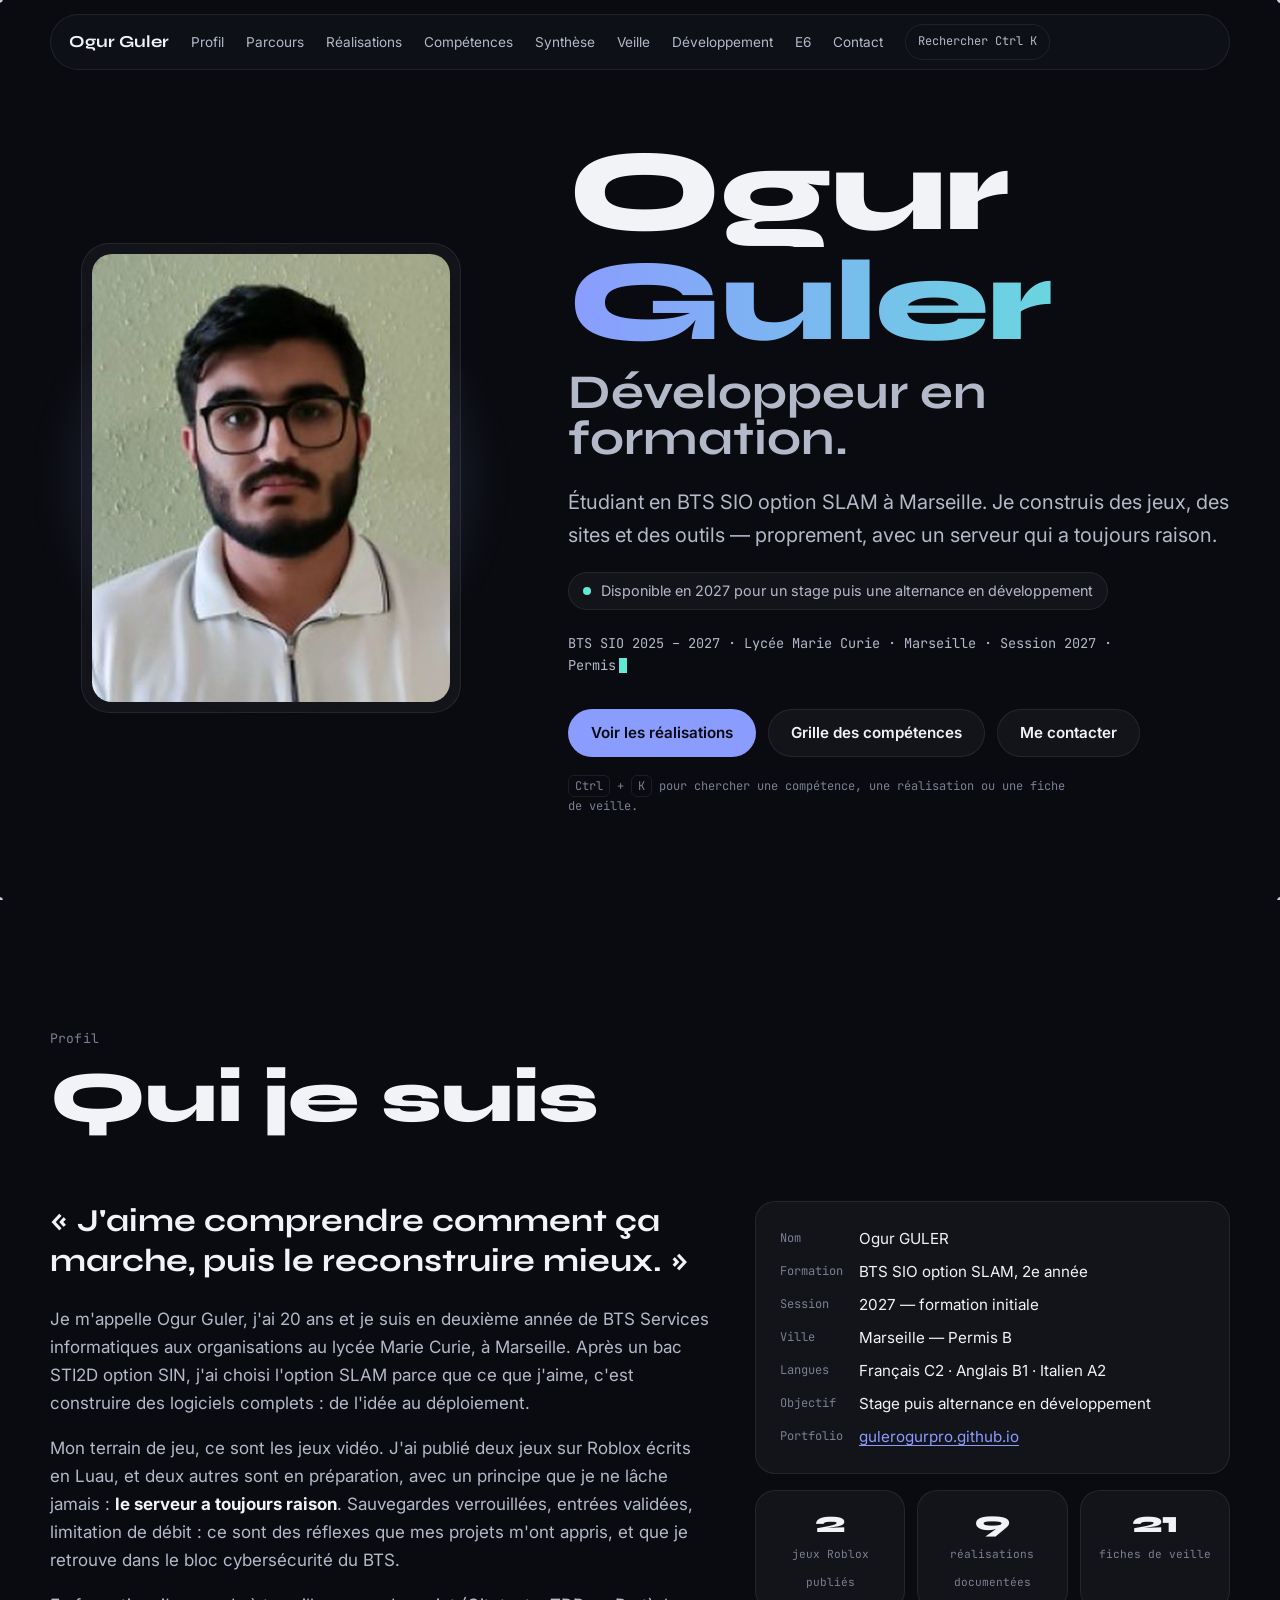
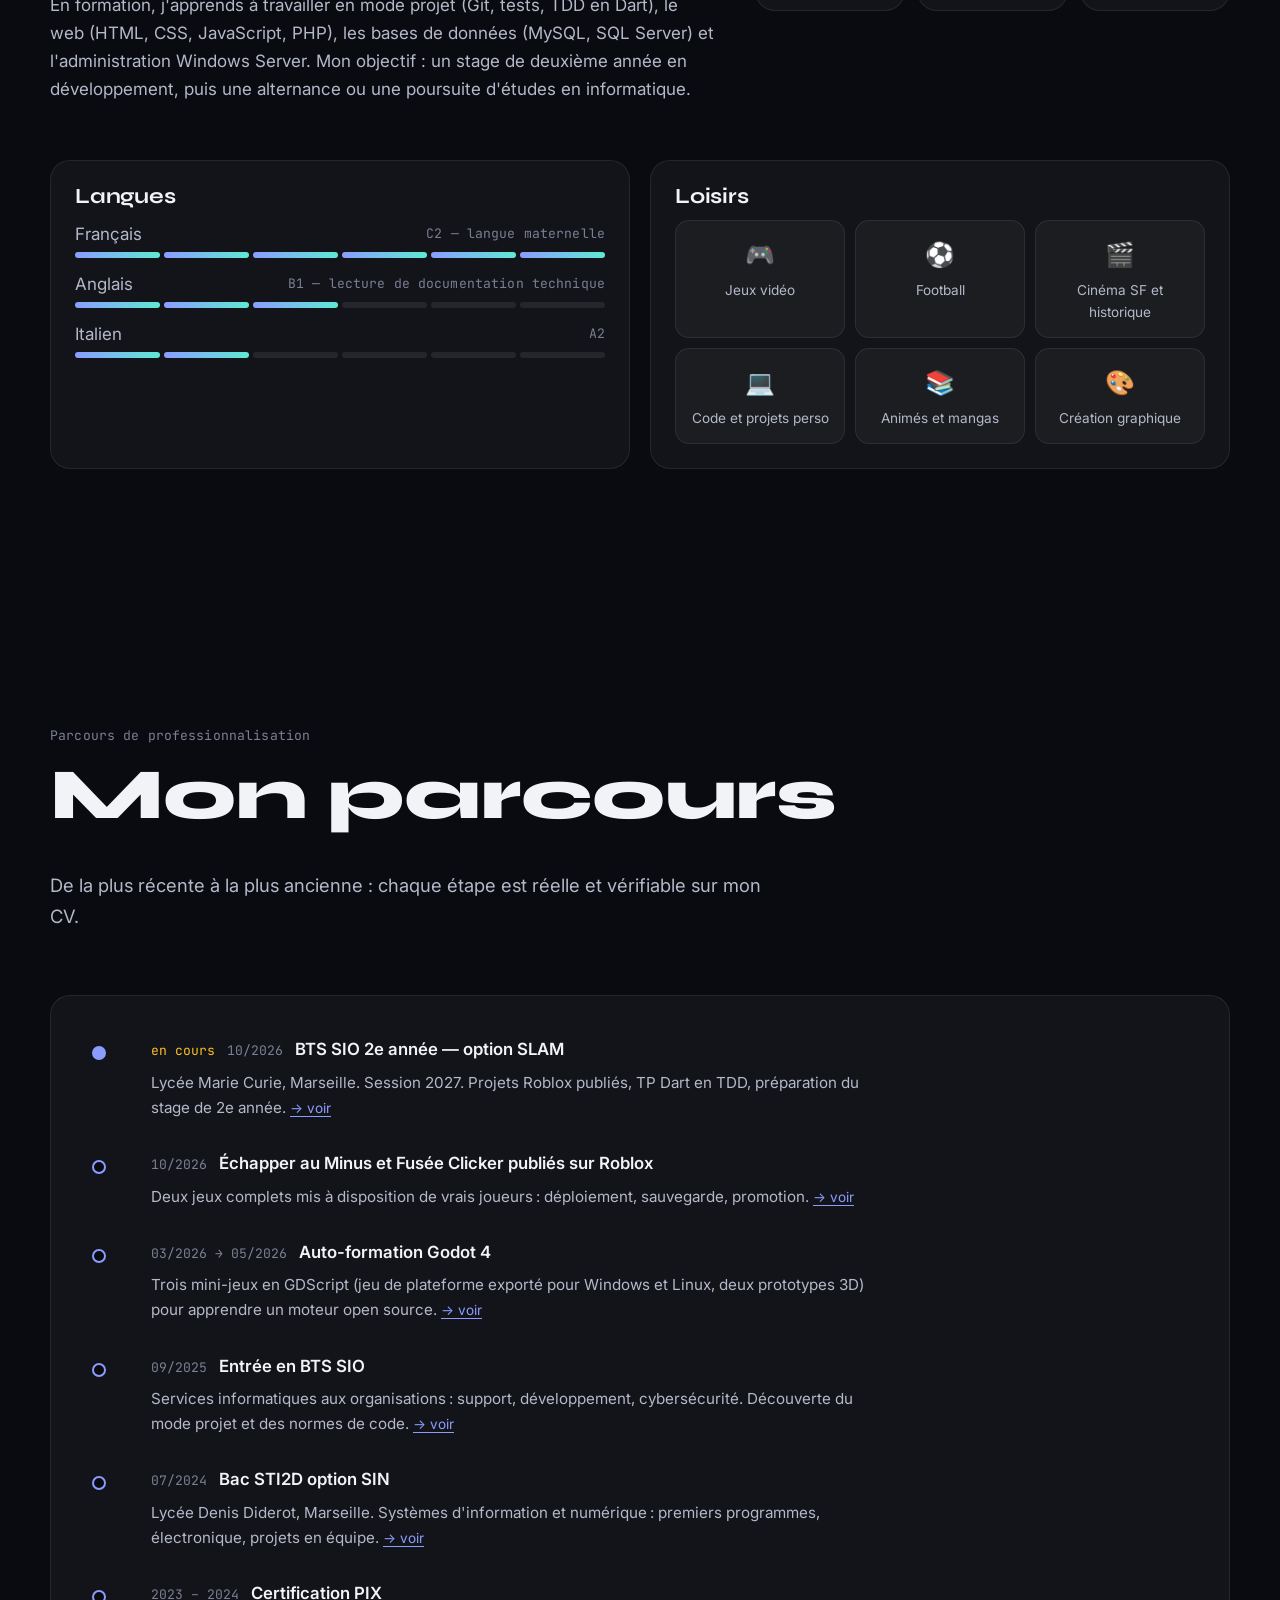
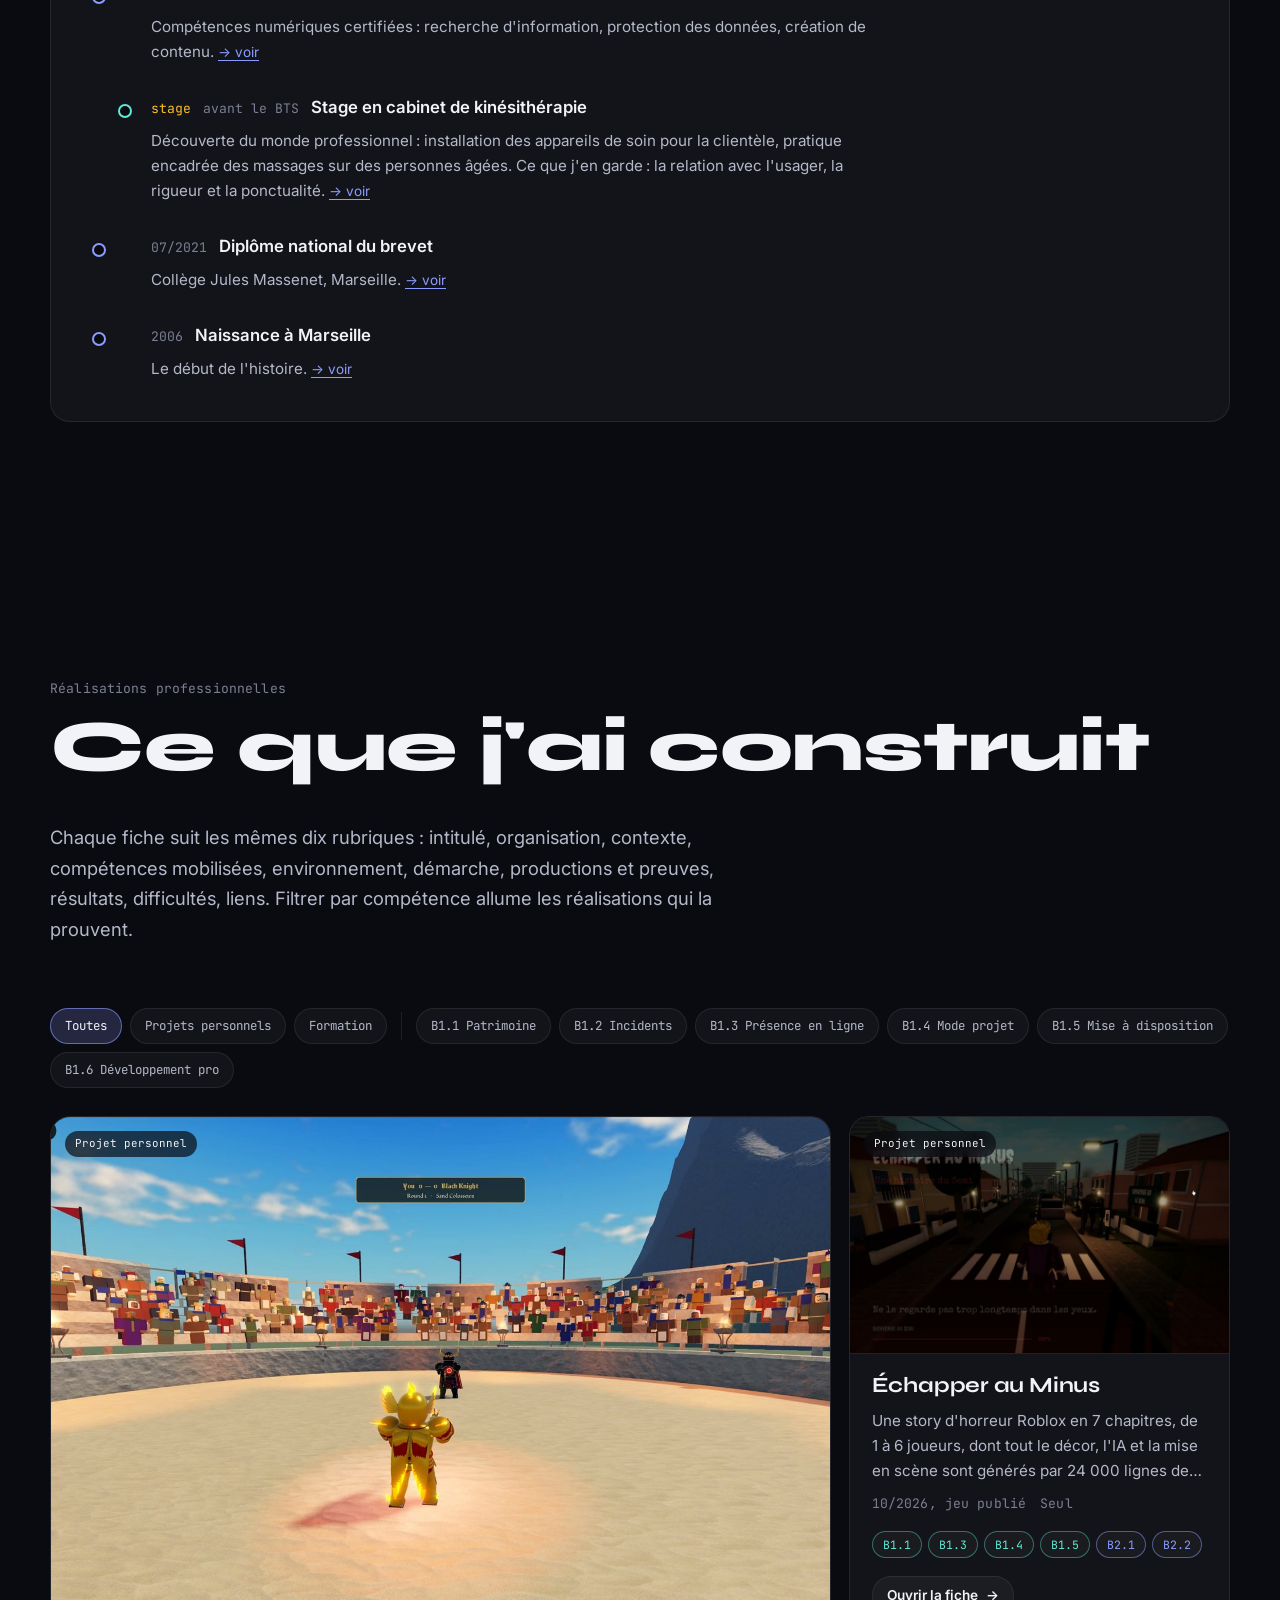
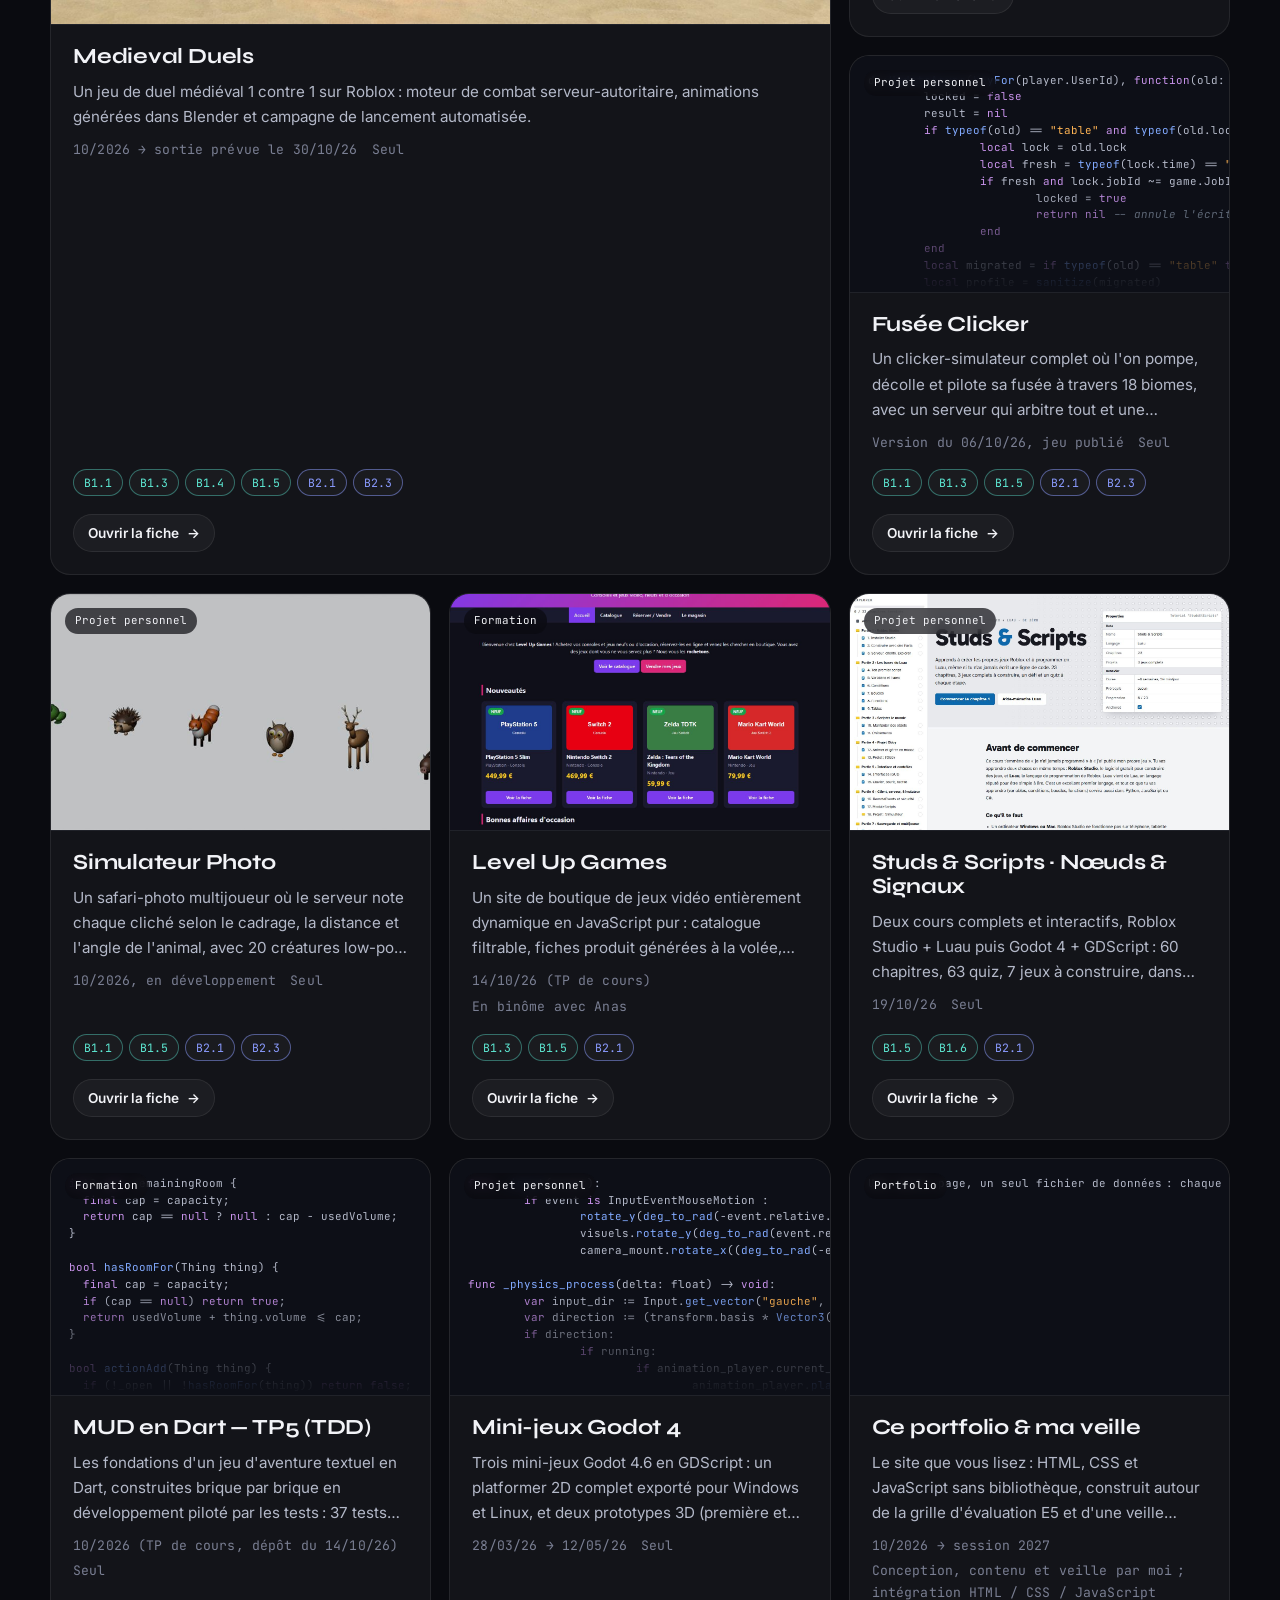
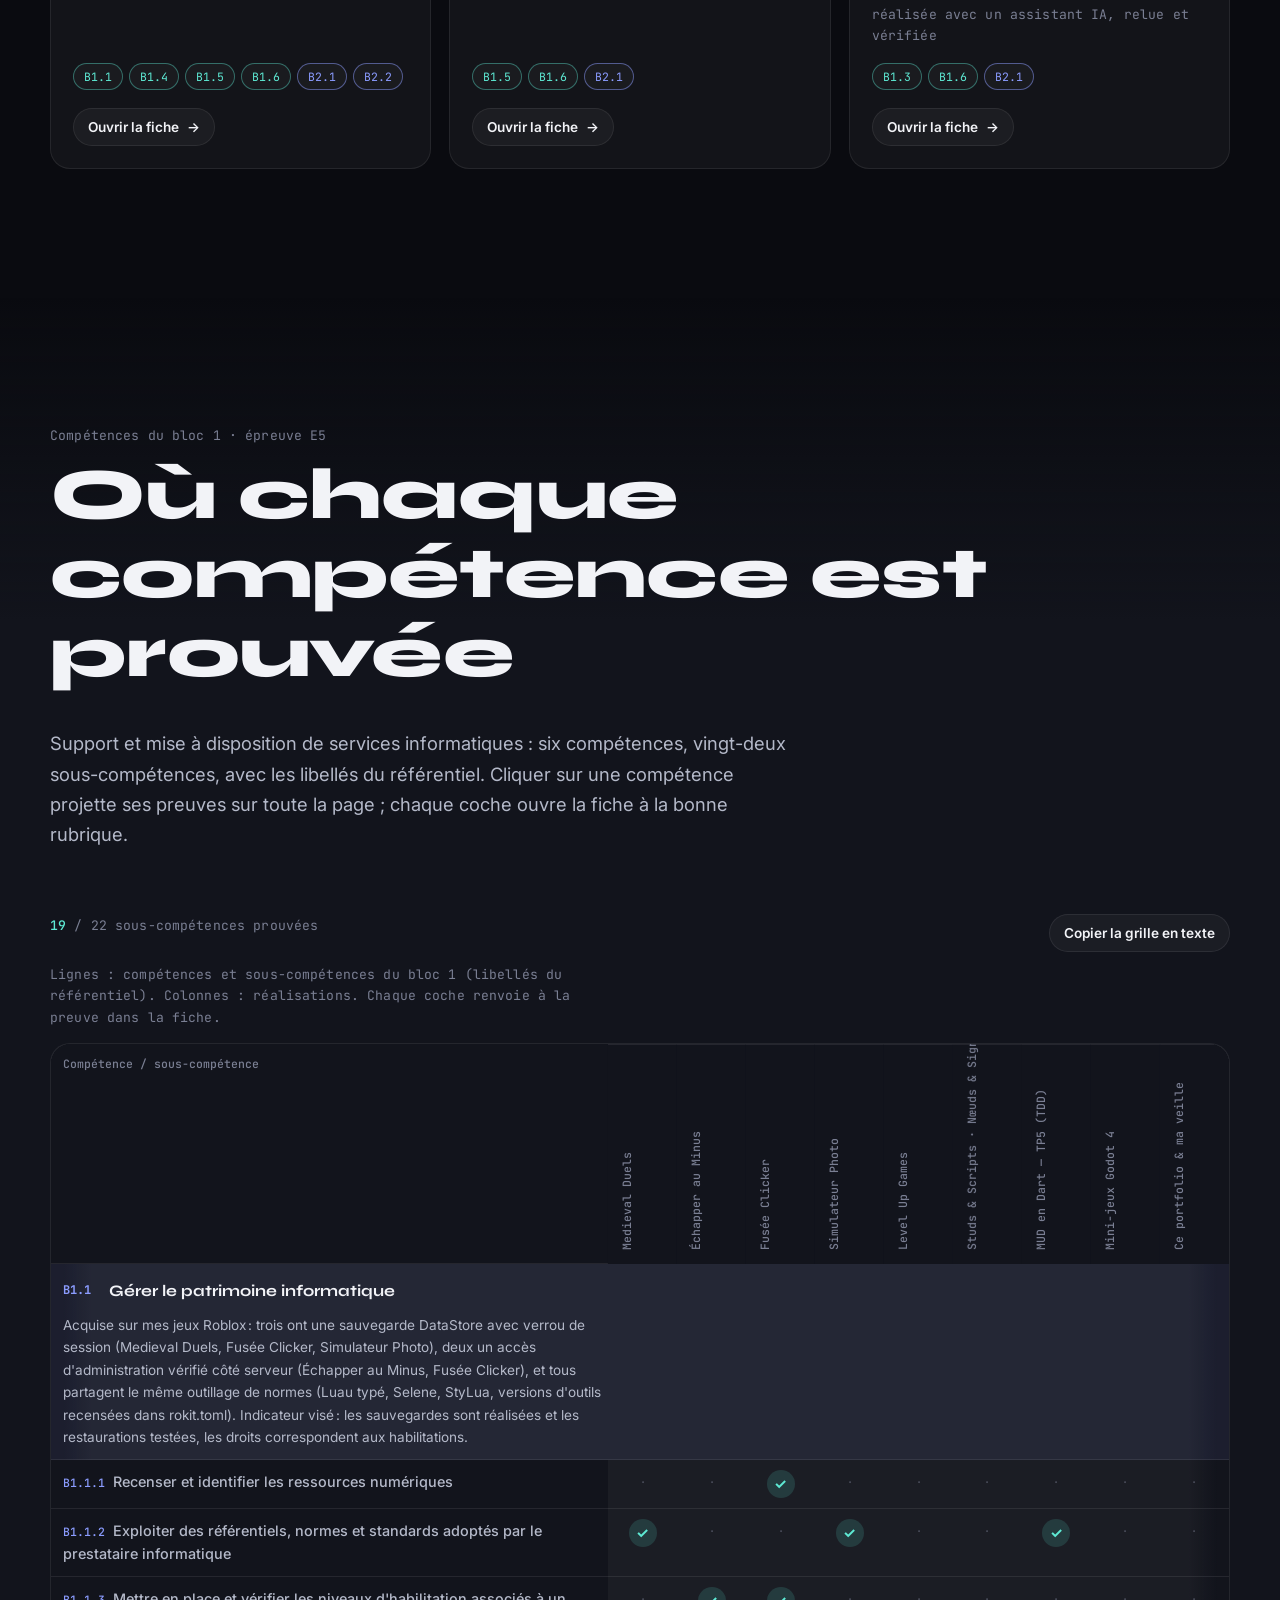
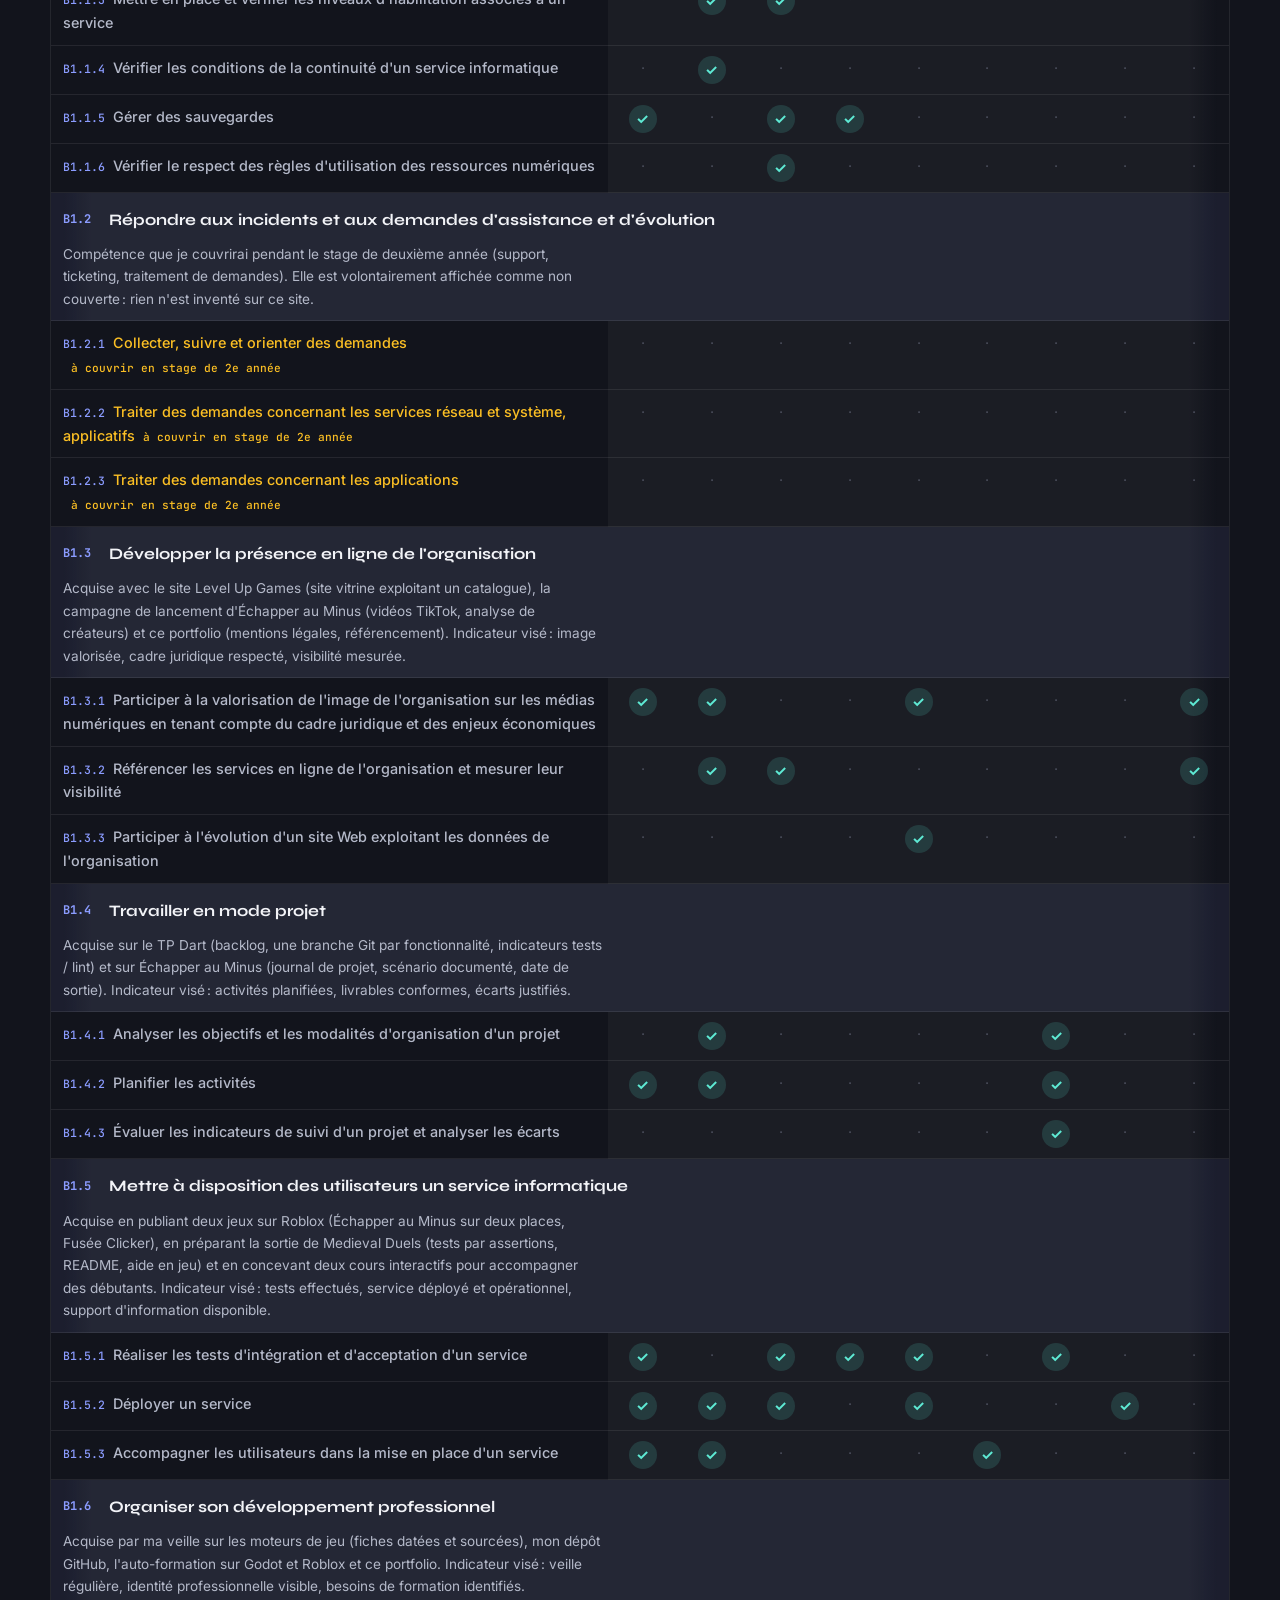
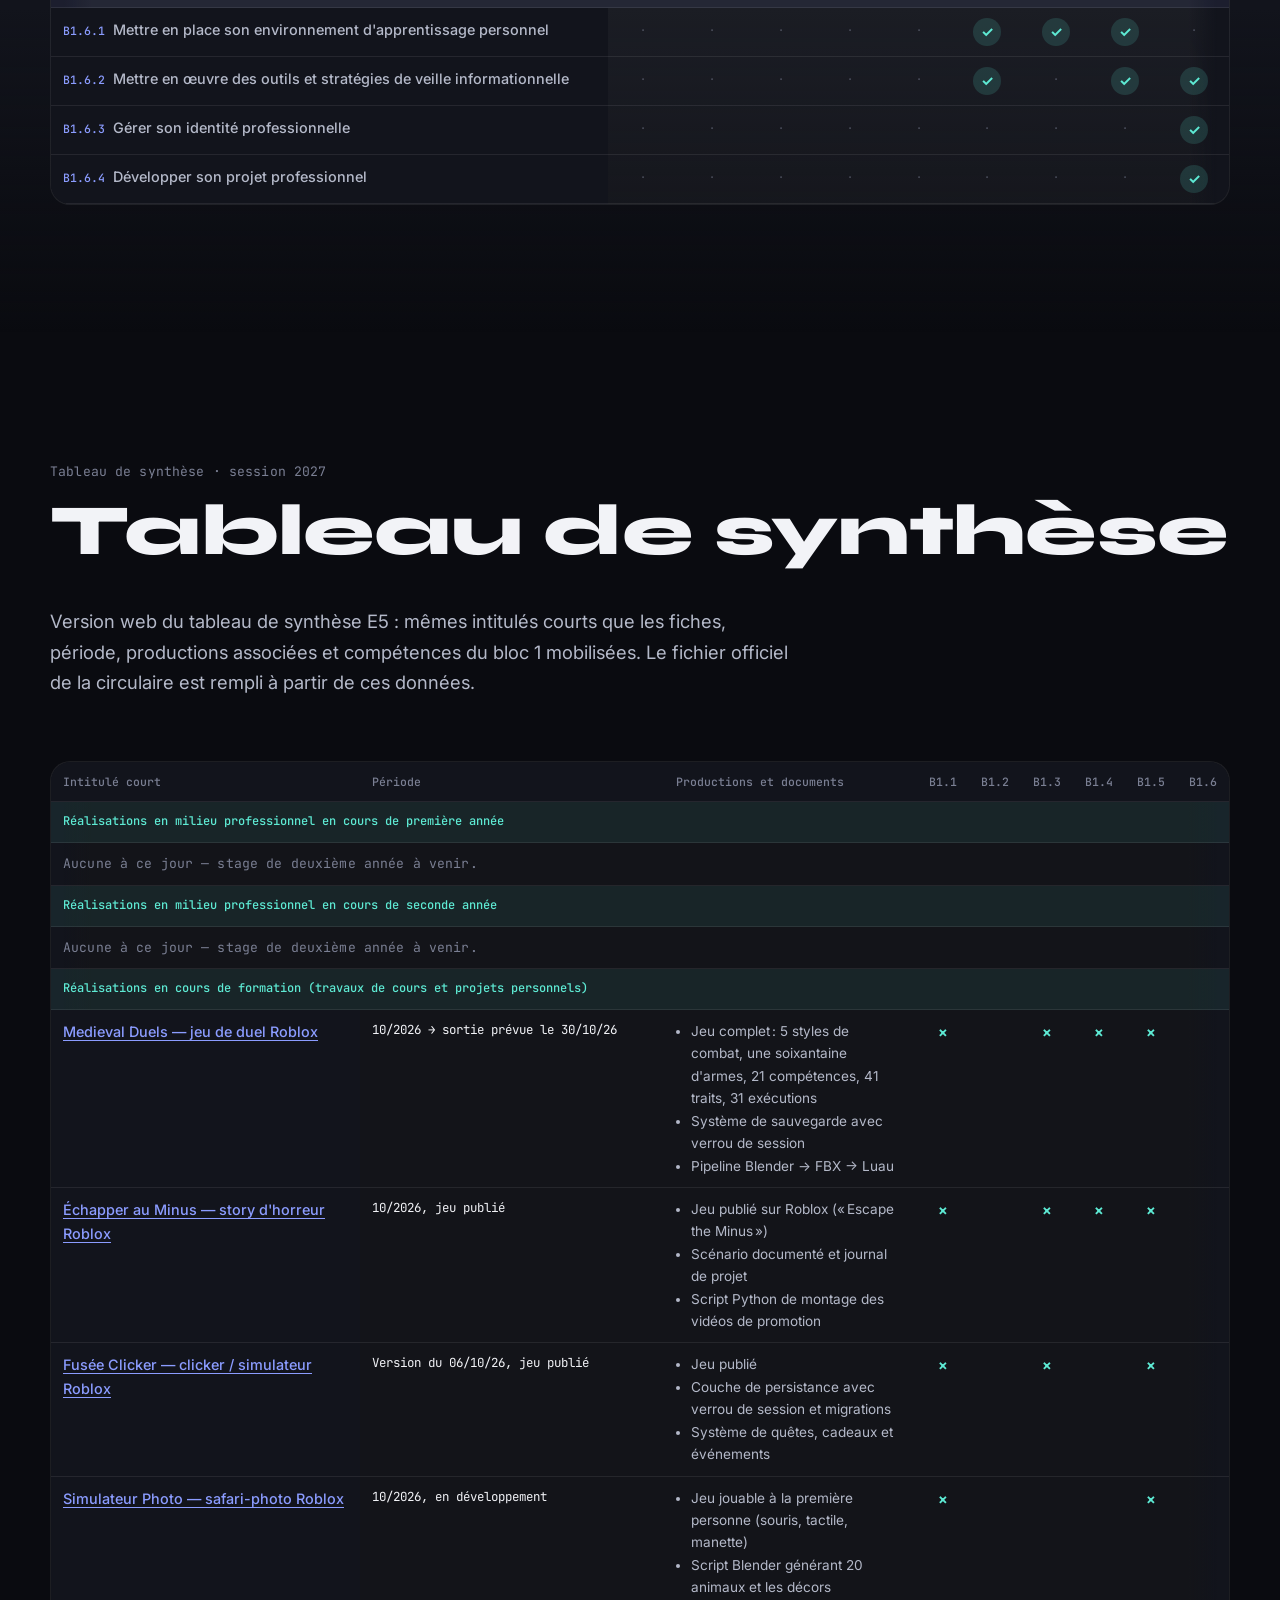
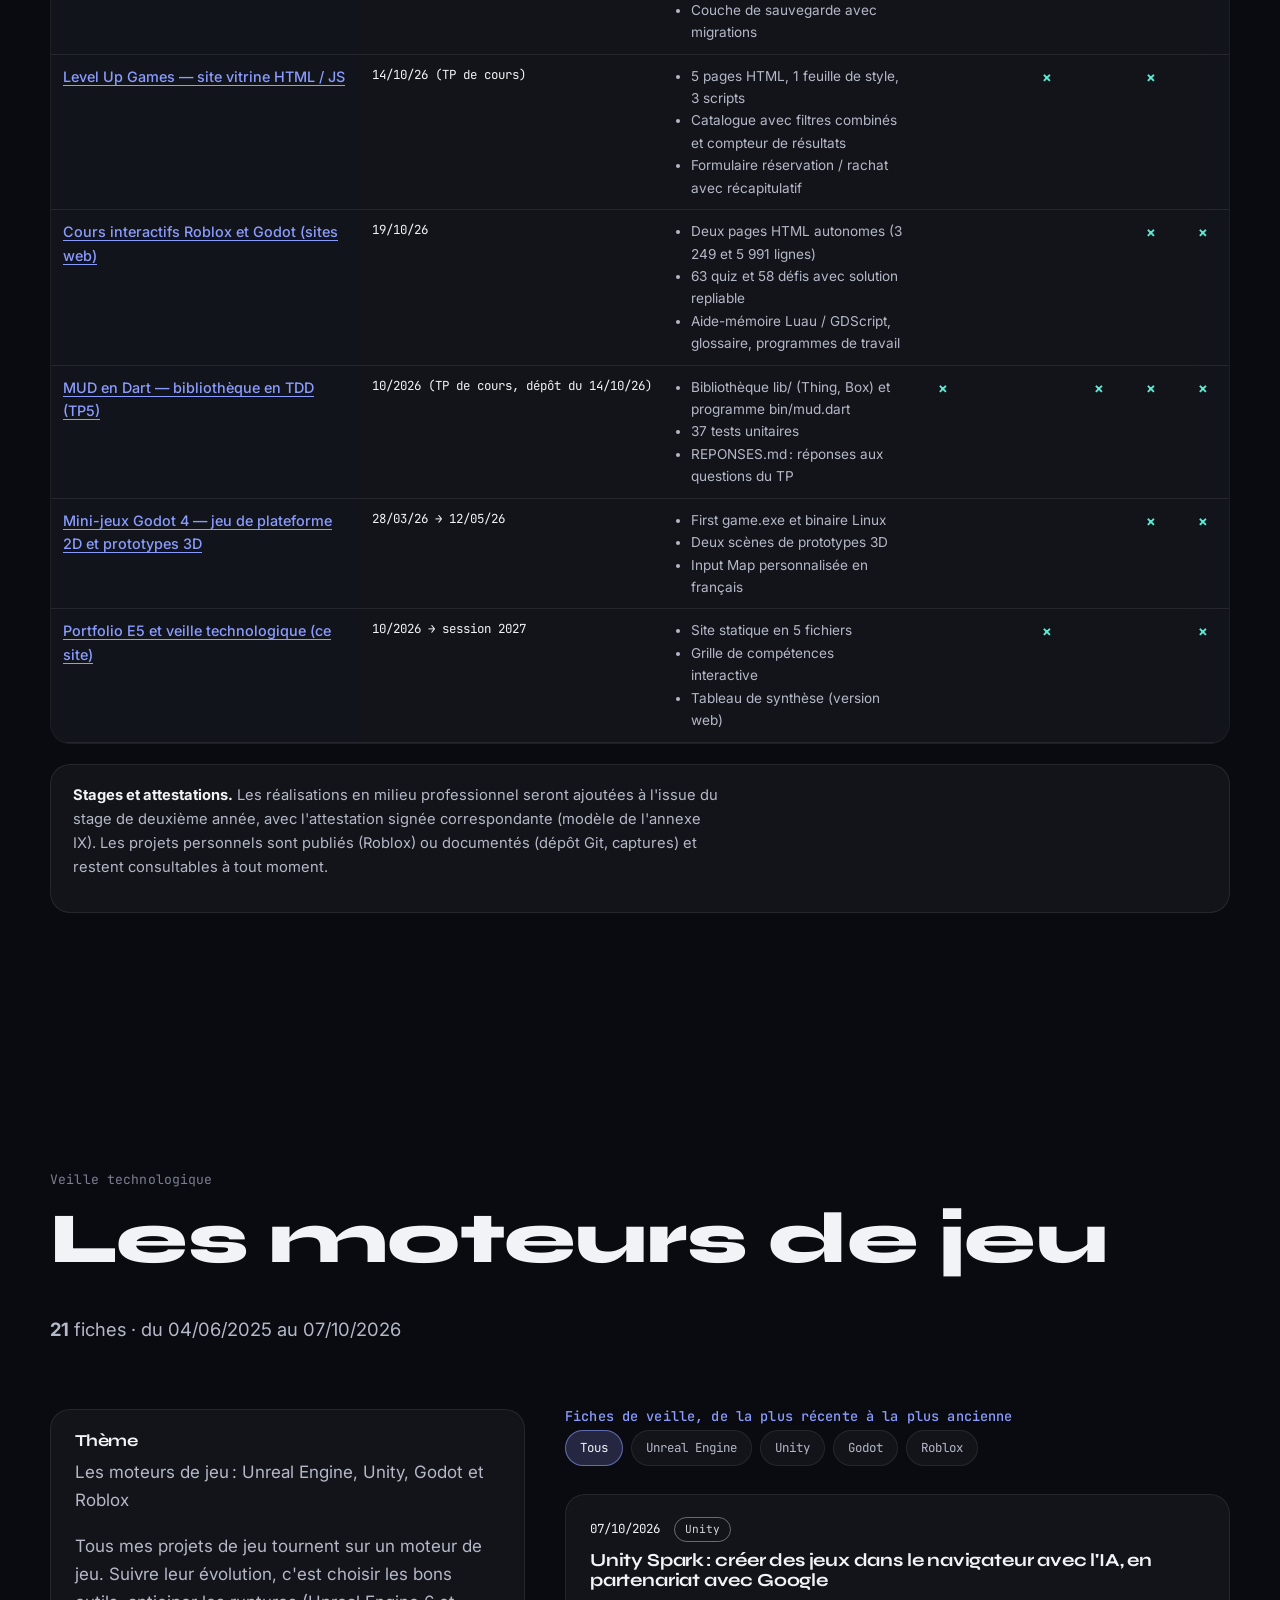
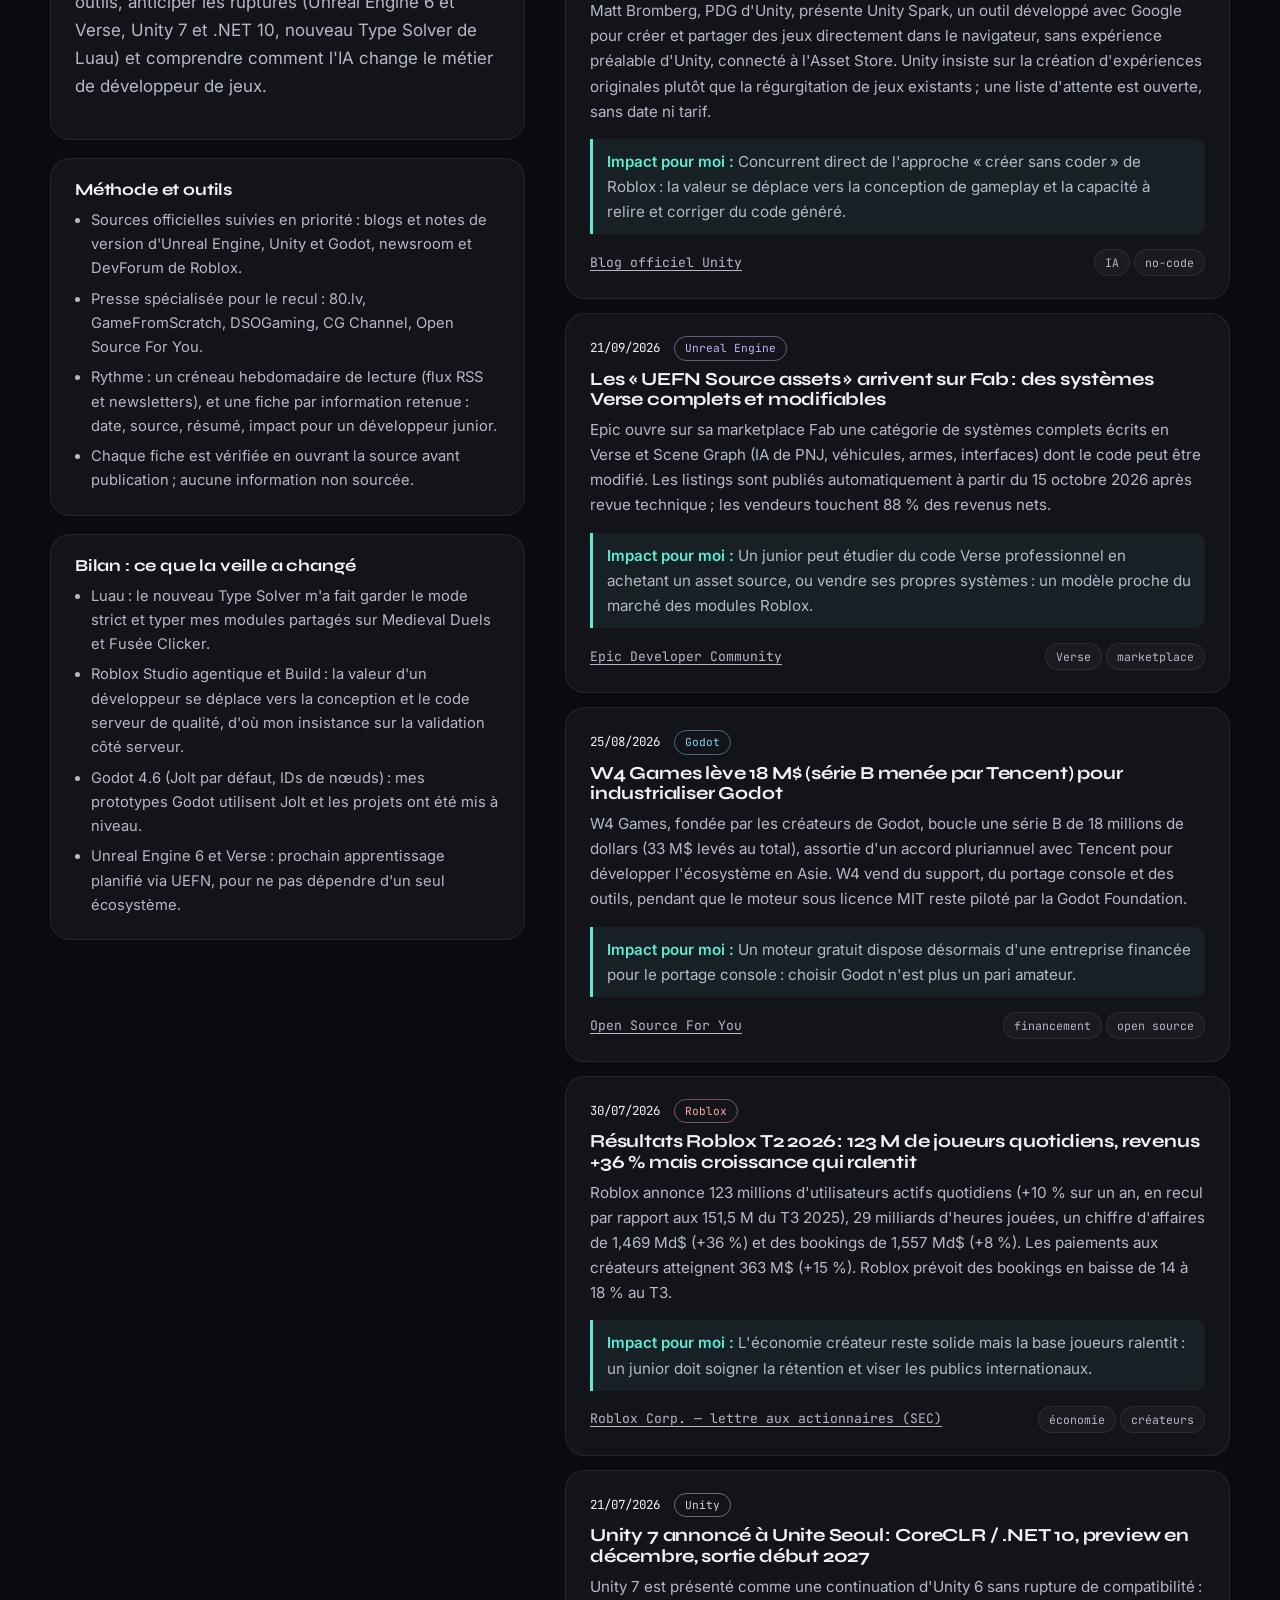
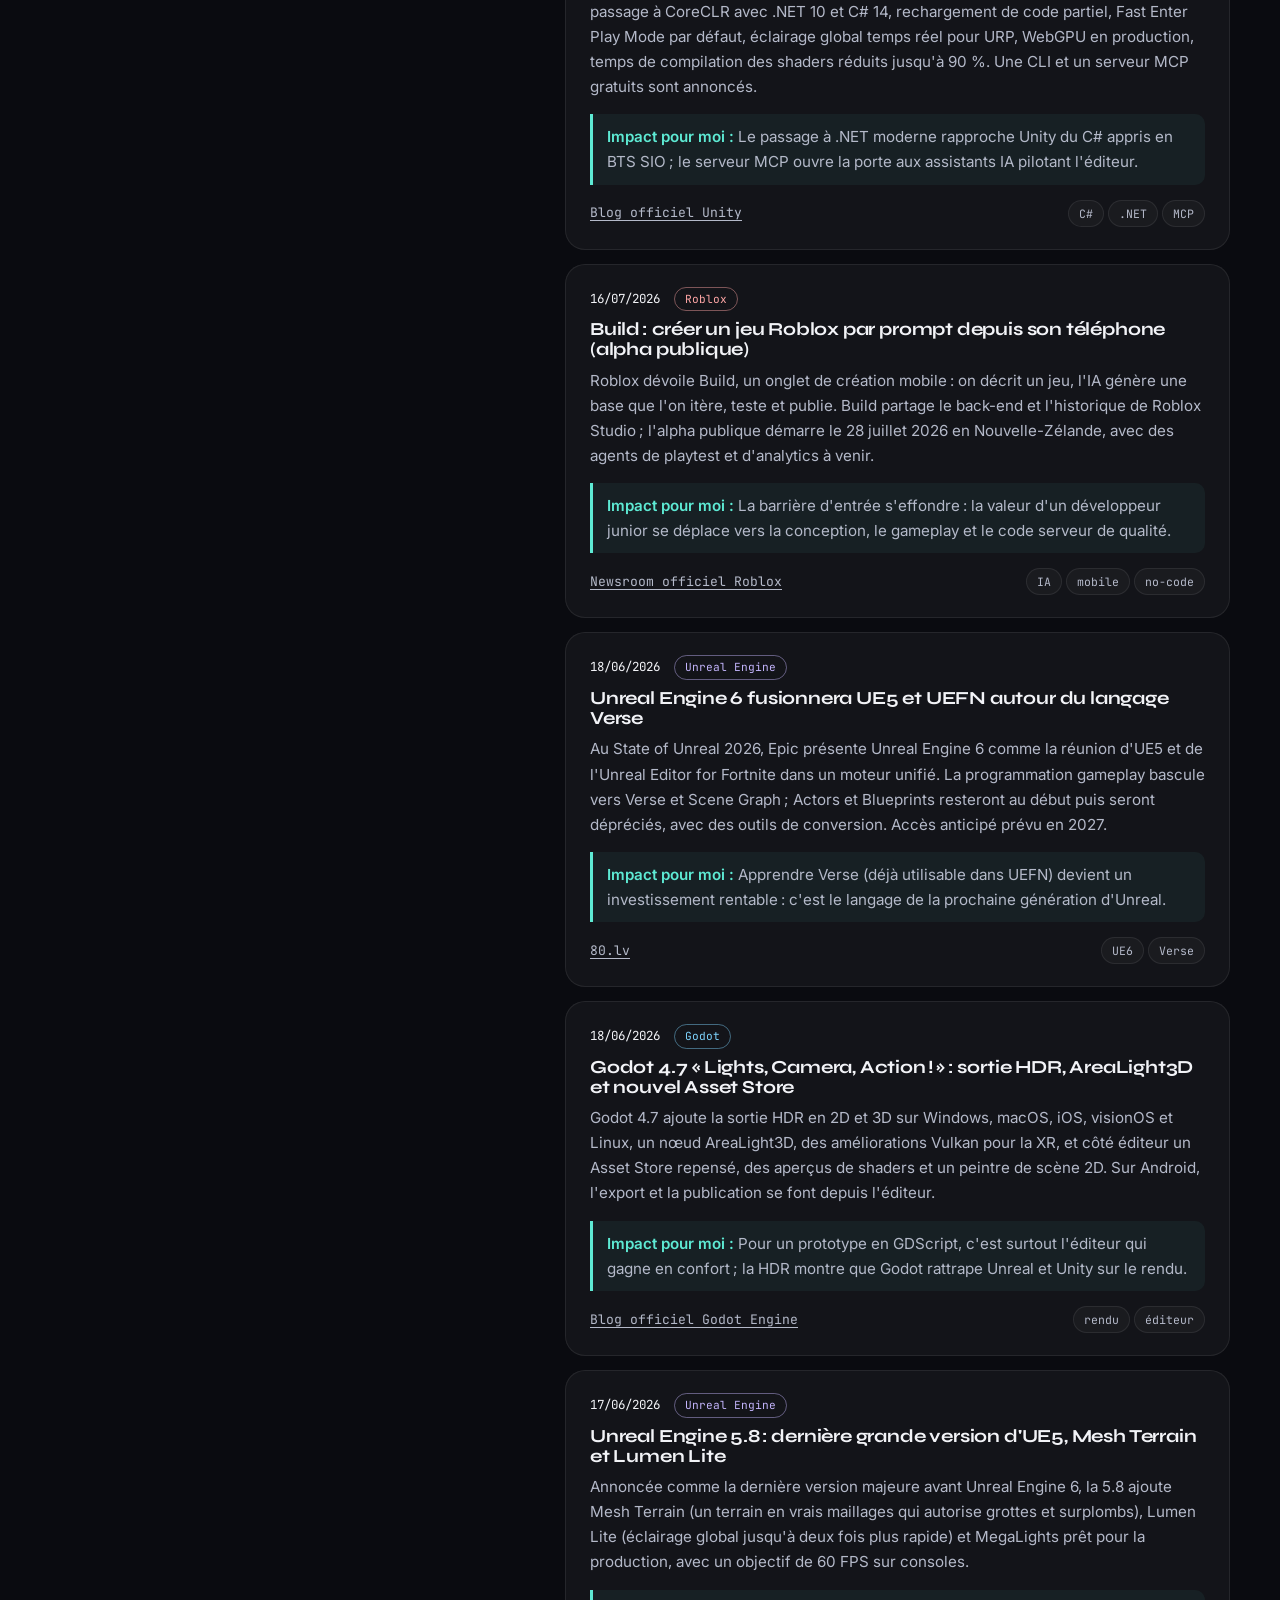
<file: index.html>
<!DOCTYPE html>
<html lang="fr" class="no-js">
<head>
  <meta charset="utf-8">
  <meta name="viewport" content="width=device-width, initial-scale=1">
  <title>Ogur Guler — Portfolio BTS SIO (SLAM)</title>
  <meta name="description" content="Portfolio d'Ogur Guler, étudiant en BTS SIO option SLAM à Marseille : réalisations (jeux Roblox en Luau, web, Dart, Godot), grille des compétences du bloc 1, veille technologique sur les moteurs de jeu.">
  <meta name="author" content="Ogur Guler">
  <link rel="me" href="https://www.linkedin.com/in/ogur-guler-69801b387/">
  <meta name="theme-color" content="#0A0B10">
  <meta property="og:title" content="Ogur Guler — Portfolio BTS SIO">
  <meta property="og:description" content="Jeux Roblox, web, Dart, Godot : réalisations, compétences du bloc 1 et veille sur les moteurs de jeu.">
  <meta property="og:image" content="https://gulerogurpro.github.io/img/medieval-miniature.jpg">
  <meta property="og:url" content="https://gulerogurpro.github.io/">
  <link rel="canonical" href="https://gulerogurpro.github.io/">
  <link rel="icon" href="data:image/svg+xml,%3Csvg xmlns='http://www.w3.org/2000/svg' viewBox='0 0 32 32'%3E%3Crect width='32' height='32' rx='8' fill='%230A0B10'/%3E%3Ctext x='16' y='22' font-size='17' font-family='monospace' font-weight='700' text-anchor='middle' fill='%238B9CFF'%3EOG%3C/text%3E%3C/svg%3E">
  <link rel="preconnect" href="https://fonts.googleapis.com">
  <link rel="preconnect" href="https://fonts.gstatic.com" crossorigin>
  <link rel="stylesheet" href="https://fonts.googleapis.com/css2?family=Syne:wght@700;800&family=Inter:wght@400;500;600&family=JetBrains+Mono:wght@400;500&display=swap">
  <link rel="stylesheet" href="css/style.css?v=12">
  <script>
    // Préférences appliquées avant le premier rendu (thème, mouvement)
    (function () {
      var h = document.documentElement; h.classList.remove("no-js"); h.classList.add("js");
      try {
        var t = localStorage.getItem("theme"); if (t) h.dataset.theme = t;
        var m = localStorage.getItem("motion"); if (m) h.dataset.motion = m;
      } catch (e) { /* stockage indisponible */ }
    })();
  </script>
</head>
<body>
  <a class="skip" href="#contenu">Aller au contenu</a>
  <canvas id="ciel" aria-hidden="true"></canvas>
  <div class="curseur" aria-hidden="true"><span class="curseur-point"></span><span class="curseur-anneau"><span class="curseur-mot"></span></span></div>

  <header class="nav" id="nav">
    <a class="nav-logo" href="#top">Ogur Guler</a>
    <nav aria-label="Sections du portfolio">
      <ul>
        <li><a href="#profil">Profil</a></li>
        <li><a href="#parcours">Parcours</a></li>
        <li><a href="#realisations">Réalisations</a></li>
        <li><a href="#competences">Compétences</a></li>
        <li><a href="#synthese">Synthèse</a></li>
        <li><a href="#veille">Veille</a></li>
        <li><a href="#developpement">Développement</a></li>
        <li><a href="#e6">E6</a></li>
        <li><a href="#contact">Contact</a></li>
      </ul>
    </nav>
    <div class="nav-actions">
      <button type="button" class="btn-nav" id="btn-palette" aria-haspopup="dialog">Rechercher <kbd>Ctrl K</kbd></button>
      <button type="button" class="btn-nav" id="btn-menu" aria-expanded="false" aria-controls="menu-mobile" aria-label="Menu">☰</button>
    </div>
  </header>
  <div id="menu-mobile">
    <ul>
      <li><a href="#profil">Profil</a></li>
      <li><a href="#parcours">Parcours</a></li>
      <li><a href="#realisations">Réalisations</a></li>
      <li><a href="#competences">Compétences</a></li>
      <li><a href="#synthese">Synthèse</a></li>
      <li><a href="#veille">Veille</a></li>
      <li><a href="#developpement">Développement</a></li>
      <li><a href="#e6">E6 — SLAM</a></li>
      <li><a href="#contact">Contact</a></li>
    </ul>
  </div>

  <main id="contenu">
    <!-- ===== HERO ===== -->
    <section class="hero" id="top" aria-label="Présentation">
      <div class="conteneur hero-grille">
        <div class="hero-photo">
          <div class="cadre glass">
            <img src="img/photo.jpg" alt="Portrait d'Ogur Guler" width="735" height="942" fetchpriority="high">
          </div>
        </div>
        <div>
          <h1><span class="l1">Ogur</span><span class="l2 degrade">Guler</span><span class="l3">Développeur en formation.</span></h1>
          <p class="sous-titre">Étudiant en BTS SIO option SLAM à Marseille. Je construis des jeux, des sites et des outils — proprement, avec un serveur qui a toujours raison.</p>
          <p class="dispo"><span>Disponible en <span data-session>2027</span> pour un stage puis une alternance en développement</span></p>
          <p class="statut" id="statut" aria-live="polite" data-texte="BTS SIO 2025 – 2027 · Lycée Marie Curie · Marseille · Session 2027 · Permis B"><span class="texte"></span><span class="caret" aria-hidden="true"></span></p>
          <div class="hero-actions">
            <a class="btn btn-primaire magnetic" href="#realisations" data-cursor="voir"><span>Voir les réalisations</span></a>
            <a class="btn magnetic" href="#competences" data-cursor="prouver"><span>Grille des compétences</span></a>
            <a class="btn magnetic" href="#contact" data-cursor="écrire"><span>Me contacter</span></a>
            <!-- Ajouter cv.pdf dans le dossier puis retirer les commentaires :
            <a class="btn magnetic" href="cv.pdf" download data-cursor="cv"><span>Télécharger le CV</span></a> -->
          </div>
          <p class="indice"><kbd>Ctrl</kbd> + <kbd>K</kbd> pour chercher une compétence, une réalisation ou une fiche de veille.</p>
        </div>
      </div>
      <div class="defiler" aria-hidden="true"><span></span>défiler</div>
    </section>

    <!-- ===== 01 PROFIL ===== -->
    <section class="section" id="profil" aria-labelledby="t-profil">
      <div class="conteneur">
        <div class="section-tete">
          <span class="section-num mono">Profil</span>
          <h2 id="t-profil"><span class="wipe">Qui je suis</span></h2>
        </div>
        <div class="profil-grille">
          <div data-reveal>
            <p class="citation">« J'aime comprendre comment ça marche, puis le reconstruire mieux. »</p>
            <p>Je m'appelle Ogur Guler, j'ai 20 ans et je suis en deuxième année de BTS Services informatiques aux organisations au lycée Marie Curie, à Marseille. Après un bac STI2D option SIN, j'ai choisi l'option SLAM parce que ce que j'aime, c'est construire des logiciels complets : de l'idée au déploiement.</p>
            <p>Mon terrain de jeu, ce sont les jeux vidéo. J'ai publié deux jeux sur Roblox écrits en Luau, et deux autres sont en préparation, avec un principe que je ne lâche jamais : <strong>le serveur a toujours raison</strong>. Sauvegardes verrouillées, entrées validées, limitation de débit : ce sont des réflexes que mes projets m'ont appris, et que je retrouve dans le bloc cybersécurité du BTS.</p>
            <p>En formation, j'apprends à travailler en mode projet (Git, tests, TDD en Dart), le web (HTML, CSS, JavaScript, PHP), les bases de données (MySQL, SQL Server) et l'administration Windows Server. Mon objectif : un stage de deuxième année en développement, puis une alternance ou une poursuite d'études en informatique.</p>
          </div>
          <div data-reveal style="--i:1">
            <div class="fiche-id glass">
              <dl>
                <dt>Nom</dt><dd>Ogur GULER</dd>
                <dt>Formation</dt><dd>BTS SIO option SLAM, 2e année</dd>
                <dt>Session</dt><dd><span data-session>2027</span> — formation initiale</dd>
                <dt>Ville</dt><dd>Marseille — Permis B</dd>
                <dt>Langues</dt><dd>Français C2 · Anglais B1 · Italien A2</dd>
                <dt>Objectif</dt><dd>Stage puis alternance en développement</dd>
                <dt>Portfolio</dt><dd><a href="https://gulerogurpro.github.io/">gulerogurpro.github.io</a></dd>
              </dl>
            </div>
            <div class="chiffres">
              <div class="chiffre glass"><b>2</b><span>jeux Roblox publiés</span></div>
              <div class="chiffre glass"><b>9</b><span>réalisations documentées</span></div>
              <div class="chiffre glass"><b>21</b><span>fiches de veille</span></div>
            </div>
          </div>
        </div>
        <div class="profil-bas">
          <div class="carte-simple glass" data-reveal>
            <h3>Langues</h3>
            <ul class="langues">
              <li><span>Français</span><span class="mono">C2 — langue maternelle</span><span class="jauge" aria-hidden="true"><i class="on"></i><i class="on"></i><i class="on"></i><i class="on"></i><i class="on"></i><i class="on"></i></span></li>
              <li><span>Anglais</span><span class="mono">B1 — lecture de documentation technique</span><span class="jauge" aria-hidden="true"><i class="on"></i><i class="on"></i><i class="on"></i><i></i><i></i><i></i></span></li>
              <li><span>Italien</span><span class="mono">A2</span><span class="jauge" aria-hidden="true"><i class="on"></i><i class="on"></i><i></i><i></i><i></i><i></i></span></li>
            </ul>
          </div>
          <div class="carte-simple glass" data-reveal style="--i:1">
            <h3>Loisirs</h3>
            <div class="loisirs">
              <div class="glass"><span aria-hidden="true">🎮</span>Jeux vidéo</div>
              <div class="glass"><span aria-hidden="true">⚽</span>Football</div>
              <div class="glass"><span aria-hidden="true">🎬</span>Cinéma SF et historique</div>
              <div class="glass"><span aria-hidden="true">💻</span>Code et projets perso</div>
              <div class="glass"><span aria-hidden="true">📚</span>Animés et mangas</div>
              <div class="glass"><span aria-hidden="true">🎨</span>Création graphique</div>
            </div>
          </div>
        </div>
      </div>
    </section>

    <!-- ===== 02 PARCOURS ===== -->
    <section class="section" id="parcours" aria-labelledby="t-parcours">
      <div class="conteneur">
        <div class="section-tete">
          <span class="section-num mono">Parcours de professionnalisation</span>
          <h2 id="t-parcours"><span class="wipe">Mon parcours</span></h2>
          <p class="sous">De la plus récente à la plus ancienne : chaque étape est réelle et vérifiable sur mon CV.</p>
        </div>
        <div class="gitlog glass" data-reveal>
          <div class="gitlog-corps">
            <svg id="gitlog-svg" aria-hidden="true" preserveAspectRatio="none"></svg>
            <ol id="gitlog-liste"></ol>
          </div>
        </div>
      </div>
    </section>

    <!-- ===== 03 RÉALISATIONS ===== -->
    <section class="section" id="realisations" aria-labelledby="t-realisations">
      <div class="conteneur">
        <div class="section-tete">
          <span class="section-num mono">Réalisations professionnelles</span>
          <h2 id="t-realisations"><span class="wipe">Ce que j'ai construit</span></h2>
          <p class="sous">Chaque fiche suit les mêmes dix rubriques : intitulé, organisation, contexte, compétences mobilisées, environnement, démarche, productions et preuves, résultats, difficultés, liens. Filtrer par compétence allume les réalisations qui la prouvent.</p>
        </div>
        <div class="chips" id="filtres-type" role="group" aria-label="Filtrer par type">
          <button type="button" class="chip" data-t="all" aria-pressed="true">Toutes</button>
          <button type="button" class="chip" data-t="perso" aria-pressed="false">Projets personnels</button>
          <button type="button" class="chip" data-t="formation" aria-pressed="false">Formation</button>
          <span class="sep" aria-hidden="true"></span>
          <button type="button" class="chip comp" data-comp-btn="B1.1" aria-pressed="false">B1.1 Patrimoine</button>
          <button type="button" class="chip comp" data-comp-btn="B1.2" aria-pressed="false">B1.2 Incidents</button>
          <button type="button" class="chip comp" data-comp-btn="B1.3" aria-pressed="false">B1.3 Présence en ligne</button>
          <button type="button" class="chip comp" data-comp-btn="B1.4" aria-pressed="false">B1.4 Mode projet</button>
          <button type="button" class="chip comp" data-comp-btn="B1.5" aria-pressed="false">B1.5 Mise à disposition</button>
          <button type="button" class="chip comp" data-comp-btn="B1.6" aria-pressed="false">B1.6 Développement pro</button>
        </div>
        <p class="compteur-comp" id="compteur-comp" aria-live="polite"></p>
        <div class="bento" id="grille-projets"></div>
        <div id="fiches-jury"></div>
      </div>
    </section>

    <!-- ===== 04 COMPÉTENCES ===== -->
    <section class="section alt" id="competences" aria-labelledby="t-competences">
      <div class="conteneur">
        <div class="section-tete">
          <span class="section-num mono">Compétences du bloc 1 · épreuve E5</span>
          <h2 id="t-competences"><span class="wipe">Où chaque compétence est prouvée</span></h2>
          <p class="sous">Support et mise à disposition de services informatiques : six compétences, vingt-deux sous-compétences, avec les libellés du référentiel. Cliquer sur une compétence projette ses preuves sur toute la page ; chaque coche ouvre la fiche à la bonne rubrique.</p>
        </div>
        <div class="matrice-outils">
          <p class="mono" id="compteur-matrice"></p>
          <button type="button" class="btn btn-petit" id="copier-matrice" data-cursor="copier">Copier la grille en texte</button>
        </div>
        <p class="mono" style="margin:-8px 0 14px">Lignes : compétences et sous-compétences du bloc 1 (libellés du référentiel). Colonnes : réalisations. Chaque coche renvoie à la preuve dans la fiche.</p>
        <div class="table-wrap" id="matrice" data-reveal></div>
      </div>
    </section>

    <!-- ===== 05 SYNTHÈSE ===== -->
    <section class="section synthese" id="synthese" aria-labelledby="t-synthese">
      <div class="conteneur">
        <div class="section-tete">
          <span class="section-num mono">Tableau de synthèse · session <span data-session>2027</span></span>
          <h2 id="t-synthese"><span class="wipe">Tableau de synthèse</span></h2>
          <p class="sous">Version web du tableau de synthèse E5 : mêmes intitulés courts que les fiches, période, productions associées et compétences du bloc 1 mobilisées. Le fichier officiel de la circulaire est rempli à partir de ces données.</p>
        </div>
        <div class="synthese-grille">
          <div class="table-wrap" id="tableau-synthese" data-reveal></div>
          <div class="note-synthese glass" data-reveal>
            <p><strong>Stages et attestations.</strong> Les réalisations en milieu professionnel seront ajoutées à l'issue du stage de deuxième année, avec l'attestation signée correspondante (modèle de l'annexe IX). Les projets personnels sont publiés (Roblox) ou documentés (dépôt Git, captures) et restent consultables à tout moment.</p>
          </div>
        </div>
      </div>
    </section>

    <!-- ===== 06 VEILLE ===== -->
    <section class="section" id="veille" aria-labelledby="t-veille">
      <div class="conteneur">
        <div class="section-tete">
          <span class="section-num mono">Veille technologique</span>
          <h2 id="t-veille"><span class="wipe">Les moteurs de jeu</span></h2>
          <p class="sous" id="veille-compte"></p>
        </div>
        <div class="veille-grille">
          <aside class="veille-gauche">
            <div class="glass" data-reveal><h3>Thème</h3><p id="veille-theme"></p><p id="veille-pourquoi"></p></div>
            <div class="glass" data-reveal style="--i:1"><h3>Méthode et outils</h3><ul id="veille-methode"></ul></div>
            <div class="glass" data-reveal style="--i:2"><h3>Bilan : ce que la veille a changé</h3><ul id="veille-bilan"></ul></div>
          </aside>
          <div>
            <h3 class="mono" style="font-family:var(--font-mono);font-weight:500;font-size:.85rem;color:var(--accent)">Fiches de veille, de la plus récente à la plus ancienne</h3>
            <div class="chips" id="veille-filtres" role="group" aria-label="Filtrer par moteur">
              <button type="button" class="chip" data-m="all" aria-pressed="true">Tous</button>
              <button type="button" class="chip" data-m="Unreal Engine" aria-pressed="false">Unreal Engine</button>
              <button type="button" class="chip" data-m="Unity" aria-pressed="false">Unity</button>
              <button type="button" class="chip" data-m="Godot" aria-pressed="false">Godot</button>
              <button type="button" class="chip" data-m="Roblox" aria-pressed="false">Roblox</button>
            </div>
            <div class="veille-liste" id="veille-liste"></div>
            <h3 style="margin-top:36px">Tendances par moteur</h3>
            <div class="tendances" id="tendances"></div>
          </div>
        </div>
      </div>
    </section>

    <!-- ===== 07 DÉVELOPPEMENT PROFESSIONNEL ===== -->
    <section class="section alt" id="developpement" aria-labelledby="t-dev">
      <div class="conteneur">
        <div class="section-tete">
          <span class="section-num mono">Développement professionnel · B1.6</span>
          <h2 id="t-dev"><span class="wipe">Mon environnement</span></h2>
        </div>
        <div class="dev-grille">
          <div class="glass" data-reveal>
            <h3>Environnement technique</h3>
            <ul class="technos" id="technos"></ul>
            <p class="legende mono">Légende : 1 découverte (vu en cours) · 2 pratiqué (utilisé dans un projet) · 3 à l'aise (plusieurs projets, en autonomie).</p>
          </div>
          <div class="glass" data-reveal style="--i:1">
            <h3>Identité professionnelle</h3>
            <ul class="liens-pro">
              <li><a href="https://www.linkedin.com/in/ogur-guler-69801b387/" target="_blank" rel="noopener">LinkedIn <span>ogur-guler</span></a></li>
              <li><a href="https://github.com/gulerogurpro" target="_blank" rel="noopener">GitHub <span>gulerogurpro</span></a></li>
              <li><a href="https://www.roblox.com/games/107366286112214" target="_blank" rel="noopener">Jeu publié sur Roblox <span>Échapper au Minus</span></a></li>
              <li><a href="#contact">E-mail professionnel <span>gulerogur.pro@gmail.com</span></a></li>
            </ul>
            <h4 style="margin-top:20px">Certifications</h4>
            <p>Certification PIX (2023 – 2024). Visées : Unity Certified Associate et TOEIC pour consolider l'anglais technique.</p>
            <h4>Environnement d'apprentissage</h4>
            <p>Documentation officielle (Roblox Creator Docs, Godot, MDN), Roblox DevForum, chaînes YouTube de développement de jeux, tutoriels Brackeys, cours interactifs que j'ai conçus et relus, dépôt GitHub.</p>
          </div>
          <div class="glass" data-reveal style="--i:2">
            <h3>Projet professionnel</h3>
            <p>Devenir développeur d'applications, avec une affinité pour le temps réel et le jeu vidéo : logique serveur, persistance, outillage.</p>
            <h4>Prochaines étapes</h4>
            <ol>
              <li>Stage de deuxième année en développement (session <span data-session>2027</span>) : couvrir la compétence B1.2 (incidents et demandes) sur un vrai outil de ticketing.</li>
              <li>Ajouter un projet avec base de données relationnelle (MySQL ou SQL Server) et PHP ou C# pour l'épreuve E6.</li>
              <li>Apprendre Verse via UEFN et consolider Godot : ne pas dépendre d'un seul écosystème.</li>
            </ol>
            <h4>Besoins de formation identifiés</h4>
            <p>SQL avancé et modélisation, sécurité applicative (OWASP), anglais technique oral.</p>
          </div>
        </div>
      </div>
    </section>

    <!-- ===== 08 E6 ===== -->
    <section class="section" id="e6" aria-labelledby="t-e6">
      <div class="conteneur">
        <div class="section-tete">
          <span class="section-num mono">Épreuve E6 · option SLAM</span>
          <h2 id="t-e6"><span class="wipe">Deux réalisations pour le bloc 2</span></h2>
          <p class="sous">Conception et développement d'applications. Les deux réalisations réunies couvrent les trois compétences du bloc 2 ; la gestion des données repose aujourd'hui sur un stockage non relationnel (DataStore, OrderedDataStore) et sera consolidée par un projet MySQL / SQL Server en deuxième année. Environnement : deux langages (Luau, Dart), gestion de versions (Git), tests automatisés, services distants de la plateforme Roblox.</p>
        </div>
        <div class="e6-grille" id="e6-cartes"></div>
        <div class="e6-bloc2 table-wrap" id="e6-bloc2" data-reveal></div>
      </div>
    </section>

    <!-- ===== 09 CONTACT ===== -->
    <section class="section contact" id="contact" aria-labelledby="t-contact">
      <div class="conteneur">
        <div class="section-tete">
          <span class="section-num mono">Contact</span>
          <h2 id="t-contact"><span class="wipe">Travaillons ensemble<span class="point">.</span></span></h2>
        </div>
        <div class="contact-grille">
          <div data-reveal>
            <p class="sous-titre">Je cherche un stage, puis une alternance, en développement pour <span data-session>2027</span>. Marseille et alentours, télétravail possible. Permis B.</p>
            <p class="mono" style="font-size:1rem;color:var(--text)"><span id="email">gulerogur.pro@gmail.com</span></p>
            <div class="contact-actions">
              <button type="button" class="btn btn-primaire magnetic" id="copier-email" data-cursor="copier"><span>Copier l'e-mail</span></button>
              <a class="btn magnetic" href="mailto:gulerogur.pro@gmail.com" data-cursor="écrire"><span>Écrire un e-mail</span></a>
              <a class="btn magnetic" href="https://www.linkedin.com/in/ogur-guler-69801b387/" target="_blank" rel="noopener" data-cursor="ouvrir"><span>LinkedIn</span></a>
              <a class="btn magnetic" href="https://github.com/gulerogurpro" target="_blank" rel="noopener" data-cursor="ouvrir"><span>GitHub</span></a>
            </div>
          </div>
          <form class="form glass" id="form-contact" data-reveal style="--i:1">
            <label>Votre nom <input type="text" id="f-nom" name="nom" required autocomplete="name"></label>
            <label>Votre message <textarea id="f-message" name="message" required></textarea></label>
            <button type="submit" class="btn btn-primaire"><span>Ouvrir dans ma messagerie</span></button>
            <p class="note">Le formulaire ouvre votre application de messagerie avec le message pré-rempli : aucune donnée n'est envoyée à un serveur.</p>
          </form>
        </div>
      </div>
    </section>
  </main>

  <footer>
    <div class="conteneur pied">
      <div>Conçu par Ogur Guler — HTML, CSS, JavaScript, 0 framework · © <span id="annee">2026</span> · Marseille</div>
      <nav aria-label="Pied de page">
        <a href="mentions-legales.html">Mentions légales et confidentialité</a>
        <button type="button" data-action="theme" aria-pressed="false">Thème clair</button>
        <button type="button" data-action="motion" aria-pressed="false">Réduire les animations</button>
        <a href="#top">Haut de page ↑</a>
      </nav>
    </div>
  </footer>

  <dialog id="fiche" aria-labelledby="fiche-titre">
    <div class="dialog-barre"><span class="mono chemin"></span><button type="button" class="dialog-fermer" aria-label="Fermer la fiche">✕</button></div>
    <div class="dialog-contenu"></div>
  </dialog>

  <div id="palette" hidden role="dialog" aria-modal="true" aria-label="Palette de commandes">
    <div class="palette-boite">
      <input type="text" placeholder="Chercher une compétence, une réalisation, une fiche de veille, une commande…" aria-label="Rechercher" autocomplete="off" spellcheck="false">
      <ul role="listbox" aria-label="Résultats"></ul>
      <div class="palette-pied"><span id="palette-statut" aria-live="polite"></span><span>↑↓ naviguer · Entrée ouvrir · Échap fermer</span></div>
    </div>
  </div>

  <script src="js/data.js?v=12"></script>
  <script src="js/main.js?v=12"></script>
</body>
</html>
</file>
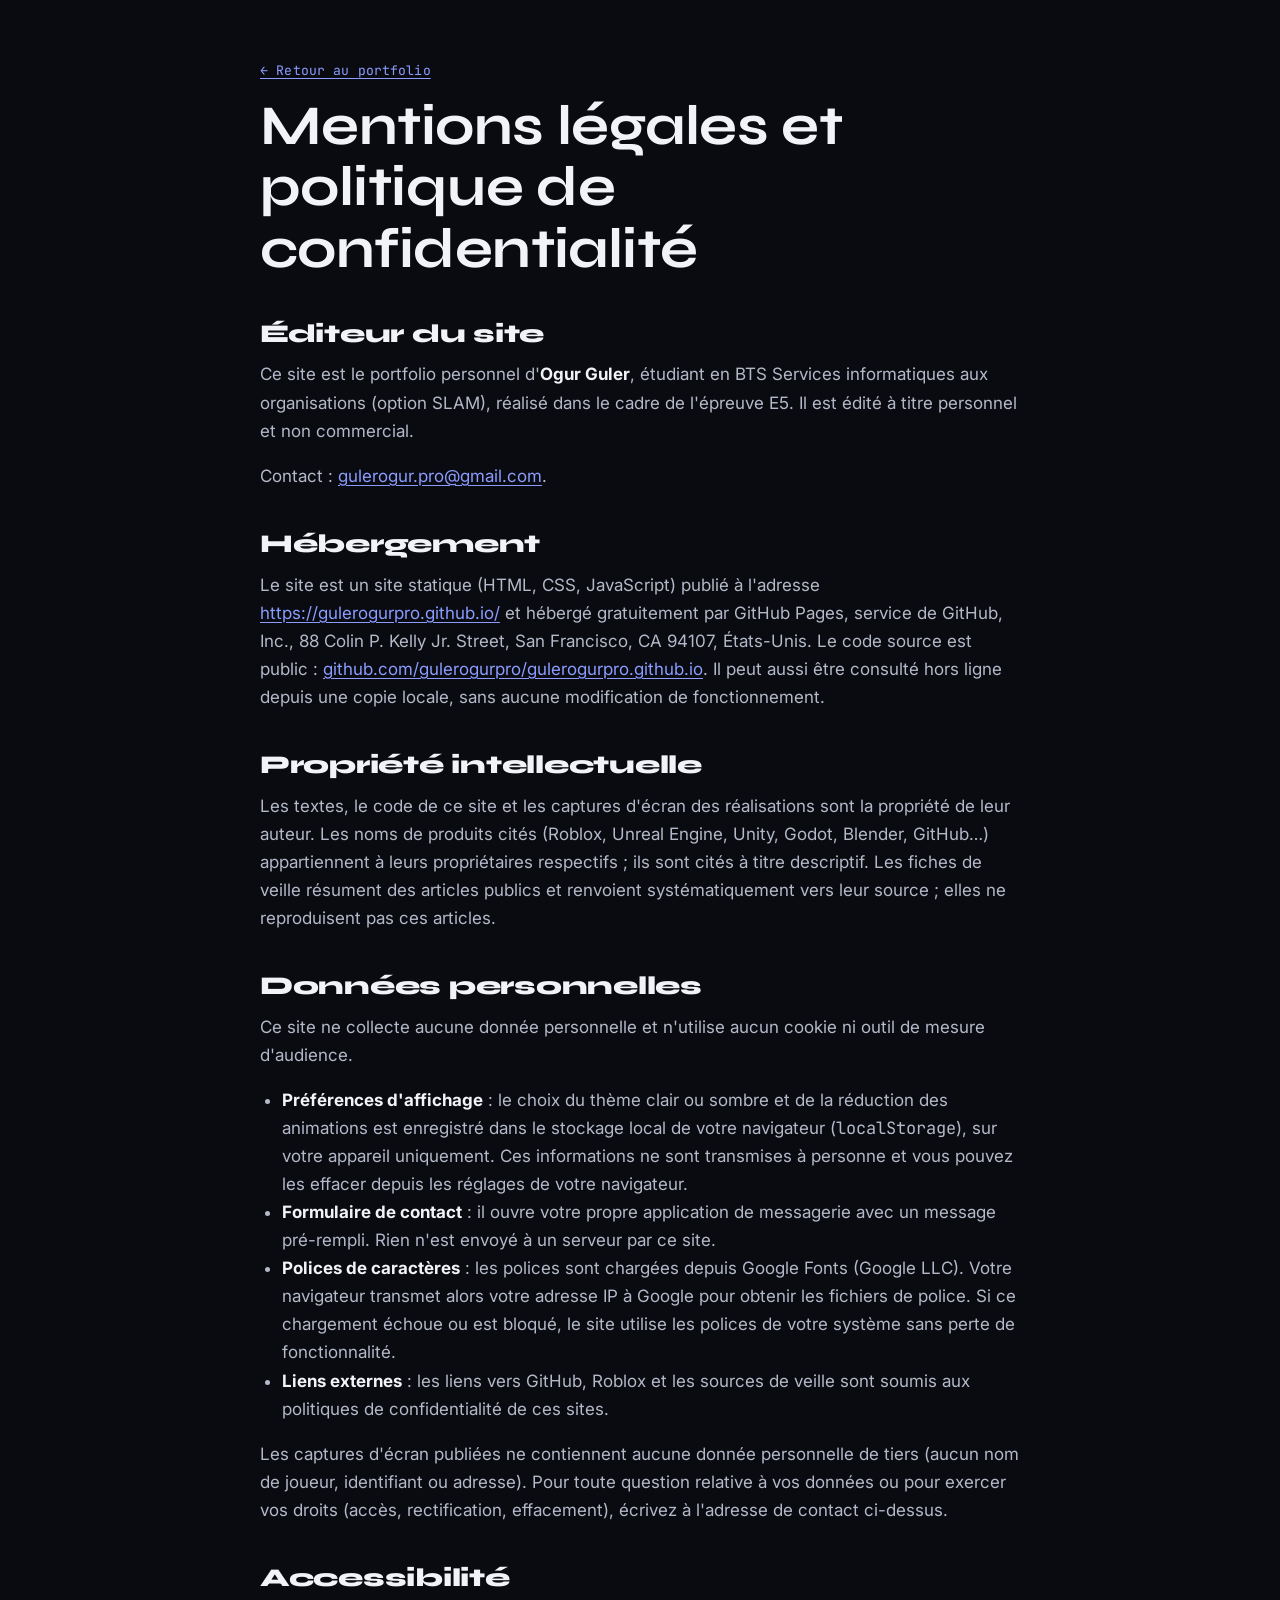
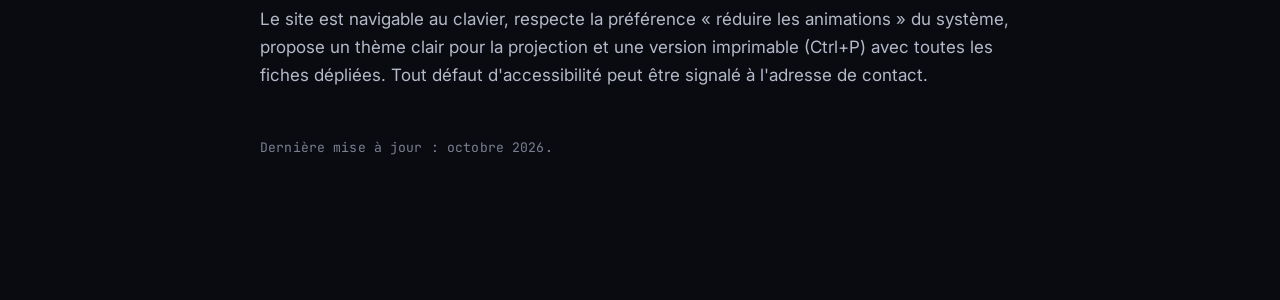
<file: mentions-legales.html>
<!DOCTYPE html>
<html lang="fr" class="no-js">
<head>
  <meta charset="utf-8">
  <meta name="viewport" content="width=device-width, initial-scale=1">
  <title>Mentions légales et confidentialité — Portfolio d'Ogur Guler</title>
  <meta name="robots" content="noindex">
  <link rel="stylesheet" href="https://fonts.googleapis.com/css2?family=Syne:wght@700;800&family=Inter:wght@400;500;600&family=JetBrains+Mono:wght@400;500&display=swap">
  <link rel="stylesheet" href="css/style.css">
  <script>(function(){var h=document.documentElement;h.classList.remove("no-js");try{var t=localStorage.getItem("theme");if(t)h.dataset.theme=t;}catch(e){}})();</script>
</head>
<body>
  <main class="section" style="padding-top:60px">
    <div class="conteneur" style="max-width:760px">
      <p class="mono"><a href="index.html">← Retour au portfolio</a></p>
      <h1 style="font-size:clamp(2rem,6vw,3.5rem)">Mentions légales et politique de confidentialité</h1>

      <h2 style="font-size:1.6rem;margin-top:40px">Éditeur du site</h2>
      <p>Ce site est le portfolio personnel d'<strong>Ogur Guler</strong>, étudiant en BTS Services informatiques aux organisations (option SLAM), réalisé dans le cadre de l'épreuve E5. Il est édité à titre personnel et non commercial.</p>
      <p>Contact : <a href="mailto:gulerogur.pro@gmail.com">gulerogur.pro@gmail.com</a>.</p>

      <h2 style="font-size:1.6rem;margin-top:40px">Hébergement</h2>
      <p>Le site est un site statique (HTML, CSS, JavaScript) publié à l'adresse <a href="https://gulerogurpro.github.io/">https://gulerogurpro.github.io/</a> et hébergé gratuitement par GitHub Pages, service de GitHub, Inc., 88 Colin P. Kelly Jr. Street, San Francisco, CA 94107, États-Unis. Le code source est public : <a href="https://github.com/gulerogurpro/gulerogurpro.github.io">github.com/gulerogurpro/gulerogurpro.github.io</a>. Il peut aussi être consulté hors ligne depuis une copie locale, sans aucune modification de fonctionnement.</p>

      <h2 style="font-size:1.6rem;margin-top:40px">Propriété intellectuelle</h2>
      <p>Les textes, le code de ce site et les captures d'écran des réalisations sont la propriété de leur auteur. Les noms de produits cités (Roblox, Unreal Engine, Unity, Godot, Blender, GitHub…) appartiennent à leurs propriétaires respectifs ; ils sont cités à titre descriptif. Les fiches de veille résument des articles publics et renvoient systématiquement vers leur source ; elles ne reproduisent pas ces articles.</p>

      <h2 style="font-size:1.6rem;margin-top:40px">Données personnelles</h2>
      <p>Ce site ne collecte aucune donnée personnelle et n'utilise aucun cookie ni outil de mesure d'audience.</p>
      <ul>
        <li><strong>Préférences d'affichage</strong> : le choix du thème clair ou sombre et de la réduction des animations est enregistré dans le stockage local de votre navigateur (<code>localStorage</code>), sur votre appareil uniquement. Ces informations ne sont transmises à personne et vous pouvez les effacer depuis les réglages de votre navigateur.</li>
        <li><strong>Formulaire de contact</strong> : il ouvre votre propre application de messagerie avec un message pré-rempli. Rien n'est envoyé à un serveur par ce site.</li>
        <li><strong>Polices de caractères</strong> : les polices sont chargées depuis Google Fonts (Google LLC). Votre navigateur transmet alors votre adresse IP à Google pour obtenir les fichiers de police. Si ce chargement échoue ou est bloqué, le site utilise les polices de votre système sans perte de fonctionnalité.</li>
        <li><strong>Liens externes</strong> : les liens vers GitHub, Roblox et les sources de veille sont soumis aux politiques de confidentialité de ces sites.</li>
      </ul>
      <p>Les captures d'écran publiées ne contiennent aucune donnée personnelle de tiers (aucun nom de joueur, identifiant ou adresse). Pour toute question relative à vos données ou pour exercer vos droits (accès, rectification, effacement), écrivez à l'adresse de contact ci-dessus.</p>

      <h2 style="font-size:1.6rem;margin-top:40px">Accessibilité</h2>
      <p>Le site est navigable au clavier, respecte la préférence « réduire les animations » du système, propose un thème clair pour la projection et une version imprimable (Ctrl+P) avec toutes les fiches dépliées. Tout défaut d'accessibilité peut être signalé à l'adresse de contact.</p>

      <p class="mono" style="margin-top:48px">Dernière mise à jour : octobre 2026.</p>
    </div>
  </main>
</body>
</html>
</file>
<file: css/style.css>
/* ============================================================
   Portfolio — Ogur Guler · BTS SIO
   Direction « Orbite » : fond nuit, verre discret, constellation,
   deux accents (indigo = interactif, menthe = prouvé), ambre = sécurité.
   ============================================================ */

:root {
  --bg: #0A0B10;
  --bg-2: #12141C;
  --glass: rgba(255, 255, 255, 0.04);
  --glass-border: rgba(255, 255, 255, 0.08);
  --glass-hi: rgba(255, 255, 255, 0.18);
  --text: #F2F3F7;
  --text-2: #B4B9C9;
  --muted: #7A7F93;
  --accent: #8B9CFF;
  --accent-rgb: 139, 156, 255;
  --ok: #5EEAD4;
  --ok-rgb: 94, 234, 212;
  --warn: #FBBF24;
  --warn-rgb: 251, 191, 36;
  --particle: 199, 204, 224;
  --focus: #FFFFFF;
  --btn-text: #0A0B10;
  --code-bg: #0D0F17;
  --font-display: "Syne", "Segoe UI", system-ui, sans-serif;
  --font-body: "Inter", system-ui, -apple-system, "Segoe UI", sans-serif;
  --font-mono: "JetBrains Mono", Consolas, "Courier New", monospace;
  --radius: 20px;
  --nav-h: 56px;
  --ease: cubic-bezier(0.2, 0.8, 0.2, 1);
  color-scheme: dark;
}

:root[data-theme="light"] {
  --bg: #F7F8FA;
  --bg-2: #FFFFFF;
  --glass: rgba(0, 0, 0, 0.035);
  --glass-border: rgba(0, 0, 0, 0.1);
  --glass-hi: rgba(255, 255, 255, 0.6);
  --text: #1F2430;
  --text-2: #3F4656;
  --muted: #6B7280;
  --accent: #4F5FD6;
  --accent-rgb: 79, 95, 214;
  --ok: #0F766E;
  --ok-rgb: 15, 118, 110;
  --warn: #B45309;
  --warn-rgb: 180, 83, 9;
  --particle: 60, 70, 110;
  --focus: #1F2430;
  --btn-text: #FFFFFF;
  --code-bg: #1F2430;
  color-scheme: light;
}

/* ---------- Base ---------- */
*, *::before, *::after { box-sizing: border-box; }
html { scroll-behavior: smooth; -webkit-text-size-adjust: 100%; }
html[data-motion="reduced"] { scroll-behavior: auto; }
body {
  margin: 0;
  background: var(--bg);
  color: var(--text);
  font-family: var(--font-body);
  font-size: 17px;
  line-height: 1.65;
  overflow-x: hidden;
}
h1, h2, h3, h4 { font-family: var(--font-display); line-height: 1.1; margin: 0 0 0.5em; letter-spacing: -0.01em; }
h2 { font-size: clamp(2.2rem, 6vw, 4.5rem); font-weight: 800; }
h3 { font-size: 1.35rem; font-weight: 700; }
h4 { font-size: 1.05rem; font-weight: 700; }
p { margin: 0 0 1em; }
p, li { color: var(--text-2); max-width: 72ch; }
strong { color: var(--text); }
a { color: var(--accent); text-decoration-thickness: 1px; text-underline-offset: 3px; }
a:hover { text-decoration-thickness: 2px; }
ul, ol { padding-left: 1.3em; }
img { max-width: 100%; display: block; }
button { font: inherit; color: inherit; }
code, pre, .mono { font-family: var(--font-mono); }
.mono { font-size: 0.82rem; letter-spacing: 0.01em; color: var(--muted); }
:focus-visible { outline: 2px solid var(--focus); outline-offset: 3px; border-radius: 4px; }
::selection { background: rgba(var(--accent-rgb), 0.35); }

.skip {
  position: absolute; left: 16px; top: -60px; z-index: 100;
  padding: 10px 16px; background: var(--accent); color: var(--btn-text); border-radius: 10px; font-weight: 600;
}
.skip:focus { top: 12px; }

.conteneur { width: min(1180px, 100% - 32px); margin-inline: auto; }
.section { padding: clamp(80px, 10vw, 140px) 0; position: relative; }
.section.alt { background: linear-gradient(180deg, transparent, var(--bg-2) 10%, var(--bg-2) 90%, transparent); }
.section-tete { margin-bottom: clamp(32px, 5vw, 64px); }
.section-num { display: block; margin-bottom: 8px; }
.section-tete h2 { overflow: hidden; }
.section-tete .sous { font-size: 1.15rem; max-width: 62ch; }

/* ---------- Constellation & curseur ---------- */
#ciel { position: fixed; inset: 0; width: 100%; height: 100%; z-index: 0; pointer-events: none; }
main, header, footer { position: relative; z-index: 1; }
html[data-jury="1"] #ciel { display: none; }

.curseur { display: none; position: fixed; inset: 0; z-index: 96; pointer-events: none; }
html.fine-pointer:not([data-motion="reduced"]):not([data-jury="1"]) .curseur { display: block; }
html.fine-pointer:not([data-motion="reduced"]):not([data-jury="1"]) body { cursor: none; }
html.fine-pointer:not([data-motion="reduced"]):not([data-jury="1"]) input,
html.fine-pointer:not([data-motion="reduced"]):not([data-jury="1"]) textarea,
html.fine-pointer:not([data-motion="reduced"]):not([data-jury="1"]) dialog,
html.fine-pointer:not([data-motion="reduced"]):not([data-jury="1"]) dialog * { cursor: auto; }
.curseur-point { position: absolute; width: 6px; height: 6px; margin: -3px; border-radius: 50%; background: var(--accent); transform: translate(var(--x, -100px), var(--y, -100px)); }
.curseur-anneau {
  position: absolute; width: 36px; height: 36px; margin: -18px; border-radius: 50%;
  border: 1px solid rgba(var(--accent-rgb), 0.6); background: rgba(255, 255, 255, 0.04);
  transform: translate(var(--x, -100px), var(--y, -100px)) scale(var(--s, 1));
  transition: width 0.25s var(--ease), height 0.25s var(--ease), margin 0.25s var(--ease), background 0.25s;
  display: grid; place-items: center;
}
.curseur.actif .curseur-anneau { width: 64px; height: 64px; margin: -32px; background: rgba(var(--accent-rgb), 0.15); }
.curseur-mot { font-family: var(--font-mono); font-size: 0.65rem; color: var(--text); opacity: 0; transition: opacity 0.2s; letter-spacing: 0.05em; }
.curseur.actif .curseur-mot { opacity: 1; }

/* ---------- Navigation ---------- */
.nav {
  position: fixed; top: 14px; left: 50%; transform: translateX(-50%); z-index: 80;
  width: min(1180px, 100% - 24px); height: var(--nav-h);
  display: flex; align-items: center; gap: 12px; padding: 0 8px 0 18px;
  background: rgba(18, 20, 28, 0.6); border: 1px solid var(--glass-border); border-radius: 999px;
  backdrop-filter: blur(16px); -webkit-backdrop-filter: blur(16px);
  transition: transform 0.4s var(--ease), opacity 0.3s;
}
:root[data-theme="light"] .nav { background: rgba(255, 255, 255, 0.7); }
.nav.cachee { transform: translate(-50%, -140%); }
.nav-logo { font-family: var(--font-display); font-weight: 700; font-size: 1.05rem; color: var(--text); text-decoration: none; white-space: nowrap; }
.nav-logo .ok { color: var(--ok); }
.nav ul { list-style: none; display: flex; gap: 2px; margin: 0 auto; padding: 0; }
.nav li a {
  display: block; padding: 8px 10px; border-radius: 999px; text-decoration: none;
  font-size: 0.85rem; color: var(--text-2); white-space: nowrap;
  transition: color 0.2s, background 0.2s;
}
.nav li a .n { color: var(--muted); margin-right: 4px; }
.nav li a:hover, .nav li a[aria-current="true"] { color: var(--text); background: rgba(var(--accent-rgb), 0.14); }
.nav-actions { display: flex; align-items: center; gap: 6px; }
.dispo { display: inline-flex; align-items: center; gap: 10px; margin: 0 0 4px; padding: 6px 14px; border-radius: 999px; border: 1px solid var(--glass-border); background: var(--glass); font-size: 0.9rem; color: var(--text-2); }
.dispo::before { content: ""; flex: none; width: 8px; height: 8px; border-radius: 50%; background: var(--ok); box-shadow: 0 0 0 0 rgba(var(--ok-rgb), 0.6); animation: pulse 2s infinite; }
@keyframes pulse { 0% { box-shadow: 0 0 0 0 rgba(var(--ok-rgb), 0.6); } 70% { box-shadow: 0 0 0 10px rgba(var(--ok-rgb), 0); } 100% { box-shadow: 0 0 0 0 rgba(var(--ok-rgb), 0); } }
.btn-nav {
  height: 36px; padding: 0 12px; border-radius: 999px; border: 1px solid var(--glass-border); background: transparent;
  font-family: var(--font-mono); font-size: 0.75rem; color: var(--text-2); cursor: pointer; white-space: nowrap;
  transition: background 0.2s, color 0.2s;
}
.btn-nav:hover, .btn-nav[aria-pressed="true"] { background: rgba(var(--accent-rgb), 0.18); color: var(--text); }
.btn-nav kbd { font: inherit; }
#btn-menu { display: none; width: 36px; padding: 0; font-size: 1.1rem; }
#menu-mobile {
  display: none; position: fixed; inset: 0; z-index: 79; padding: 90px 24px 24px;
  background: rgba(10, 11, 16, 0.92); backdrop-filter: blur(20px); -webkit-backdrop-filter: blur(20px);
}
:root[data-theme="light"] #menu-mobile { background: rgba(247, 248, 250, 0.95); }
#menu-mobile ul { list-style: none; padding: 0; margin: 0; display: grid; gap: 6px; }
#menu-mobile a { font-family: var(--font-display); font-size: 2rem; font-weight: 800; color: var(--text); text-decoration: none; }
#menu-mobile a .n { font-family: var(--font-mono); font-size: 0.9rem; font-weight: 400; color: var(--accent); margin-right: 12px; }
html.menu-ouvert #menu-mobile { display: block; }
html.menu-ouvert { overflow: hidden; }

/* ---------- Boutons ---------- */
.btn {
  display: inline-flex; align-items: center; gap: 8px; height: 48px; padding: 0 22px; border-radius: 999px;
  font-weight: 600; font-size: 0.95rem; text-decoration: none; cursor: pointer; border: 1px solid var(--glass-border);
  background: var(--glass); color: var(--text); transition: transform 0.4s var(--ease), background 0.2s, border-color 0.2s, box-shadow 0.3s;
  will-change: transform;
}
.btn:hover { background: rgba(255, 255, 255, 0.08); border-color: rgba(255, 255, 255, 0.2); }
.btn-primaire { background: var(--accent); color: var(--btn-text); border-color: transparent; box-shadow: 0 0 0 0 rgba(var(--accent-rgb), 0.3); }
.btn-primaire:hover { background: var(--accent); box-shadow: 0 8px 30px rgba(var(--accent-rgb), 0.35); }
.btn-petit { height: 38px; padding: 0 14px; font-size: 0.85rem; }
.btn > span { display: inline-block; transition: transform 0.4s var(--ease); }

/* ---------- Verre ---------- */
.glass {
  position: relative; background: var(--glass); border: 1px solid var(--glass-border); border-radius: var(--radius);
  overflow: hidden; transition: transform 0.5s var(--ease), border-color 0.3s, opacity 0.5s var(--ease);
}
.glass::before {
  content: ""; position: absolute; inset: 0; pointer-events: none; opacity: 0; transition: opacity 0.4s;
  background: radial-gradient(360px circle at var(--mx, 50%) var(--my, 50%), var(--glass-hi), transparent 60%);
}
.glass:hover::before { opacity: 0.35; }
.glass.flou { backdrop-filter: blur(12px); -webkit-backdrop-filter: blur(12px); }

/* ---------- Puces, badges ---------- */
.puce, .badge {
  display: inline-flex; align-items: center; gap: 6px; padding: 3px 10px; border-radius: 999px;
  font-family: var(--font-mono); font-size: 0.72rem; border: 1px solid var(--glass-border); color: var(--text-2); background: rgba(255, 255, 255, 0.03);
}
.badge { border-color: rgba(var(--ok-rgb), 0.4); color: var(--ok); }
.badge.b2 { border-color: rgba(var(--accent-rgb), 0.5); color: var(--accent); }
.badge.b3 { border-color: rgba(var(--warn-rgb), 0.5); color: var(--warn); }
.puces { display: flex; flex-wrap: wrap; gap: 6px; }

.chips { display: flex; flex-wrap: wrap; gap: 8px; margin-bottom: 28px; }
.chip {
  height: 36px; padding: 0 14px; border-radius: 999px; border: 1px solid var(--glass-border); background: var(--glass);
  font-family: var(--font-mono); font-size: 0.78rem; color: var(--text-2); cursor: pointer; transition: all 0.2s;
}
.chip:hover { color: var(--text); border-color: rgba(255, 255, 255, 0.25); }
.chip[aria-pressed="true"] { background: rgba(var(--accent-rgb), 0.2); color: var(--text); border-color: rgba(var(--accent-rgb), 0.6); }
.chip.comp[aria-pressed="true"] { background: rgba(var(--ok-rgb), 0.15); border-color: rgba(var(--ok-rgb), 0.6); }
.chips .sep { width: 1px; background: var(--glass-border); margin: 4px 6px; }

/* ---------- Révélations ---------- */
html.js:not([data-motion="reduced"]):not([data-jury="1"]) [data-reveal] {
  opacity: 0; transform: translateY(24px); transition: opacity 0.7s var(--ease), transform 0.7s var(--ease);
  transition-delay: calc(var(--i, 0) * 60ms);
}
html.js:not([data-motion="reduced"]):not([data-jury="1"]) [data-reveal].visible { opacity: 1; transform: none; }
html.js:not([data-motion="reduced"]):not([data-jury="1"]) .section-tete h2 .wipe {
  display: inline-block; clip-path: inset(0 100% 0 0); transition: clip-path 0.8s var(--ease);
}
html.js:not([data-motion="reduced"]):not([data-jury="1"]) .section-tete.visible h2 .wipe { clip-path: inset(0 0 0 0); }

/* ---------- Hero ---------- */
.hero { min-height: 100svh; display: flex; align-items: center; padding: calc(var(--nav-h) + 60px) 0 60px; }
.hero-grille { display: grid; grid-template-columns: 2fr 3fr; gap: clamp(32px, 6vw, 80px); align-items: center; }
.hero-photo { position: relative; justify-self: center; width: min(100%, 380px); }
.hero-photo .cadre {
  position: relative; border-radius: 28px; padding: 10px; background: var(--glass); border: 1px solid var(--glass-border); overflow: visible;
  transform: perspective(900px) rotateX(var(--rx, 0)) rotateY(var(--ry, 0)); transition: transform 0.5s var(--ease);
}
.hero-photo .cadre::after { content: ""; position: absolute; inset: -40px; z-index: -1; border-radius: 50%; background: radial-gradient(circle, rgba(var(--accent-rgb), 0.35), transparent 65%); filter: blur(10px); }
.hero-photo img { width: 100%; height: auto; aspect-ratio: 4 / 5; object-fit: cover; border-radius: 20px; }
.hero-photo .etiquette { position: absolute; left: 22px; bottom: 22px; padding: 6px 12px; border-radius: 999px; background: rgba(10, 11, 16, 0.75); color: #F2F3F7; font-family: var(--font-mono); font-size: 0.72rem; backdrop-filter: blur(8px); }
.hero h1 { font-size: clamp(3.2rem, 9vw, 7.5rem); font-weight: 800; line-height: 0.95; margin: 10px 0 24px; }
.hero h1 span { display: block; }
.hero h1 .degrade { background: linear-gradient(90deg, var(--accent), var(--ok)); -webkit-background-clip: text; background-clip: text; color: transparent; }
.hero h1 .l3 { font-size: 0.42em; font-weight: 700; color: var(--text-2); margin-top: 14px; letter-spacing: 0; }
html.js:not([data-motion="reduced"]):not([data-jury="1"]) .hero h1 span { clip-path: inset(0 100% 0 0); animation: wipe 0.9s var(--ease) forwards; }
html.js:not([data-motion="reduced"]):not([data-jury="1"]) .hero h1 .l2 { animation-delay: 0.15s; }
html.js:not([data-motion="reduced"]):not([data-jury="1"]) .hero h1 .l3 { animation-delay: 0.3s; }
@keyframes wipe { to { clip-path: inset(0 0 0 0); } }
.hero .sous-titre { font-size: 1.25rem; max-width: 56ch; }
.statut { min-height: 1.6em; font-family: var(--font-mono); font-size: 0.85rem; color: var(--text-2); margin: 18px 0 32px; }
.statut .caret { display: inline-block; width: 8px; height: 1.1em; vertical-align: -0.2em; background: var(--ok); margin-left: 3px; animation: clignote 1s steps(2) infinite; }
.statut.fini .caret { animation: none; opacity: 0.5; }
@keyframes clignote { 50% { opacity: 0; } }
.hero-actions { display: flex; flex-wrap: wrap; gap: 12px; margin-bottom: 20px; }
.indice { font-family: var(--font-mono); font-size: 0.75rem; color: var(--muted); }
.indice kbd { padding: 2px 6px; border: 1px solid var(--glass-border); border-radius: 6px; font: inherit; }
.defiler { position: absolute; left: 50%; bottom: 24px; transform: translateX(-50%); display: flex; flex-direction: column; align-items: center; gap: 8px; font-family: var(--font-mono); font-size: 0.7rem; color: var(--muted); }
.defiler span { width: 1px; height: 40px; background: linear-gradient(var(--accent), transparent); animation: descend 1.8s infinite; }
@keyframes descend { 0% { transform: scaleY(0); transform-origin: top; } 50% { transform: scaleY(1); transform-origin: top; } 51% { transform-origin: bottom; } 100% { transform: scaleY(0); transform-origin: bottom; } }

/* ---------- Profil ---------- */
.profil-grille { display: grid; grid-template-columns: 7fr 5fr; gap: 40px; align-items: start; }
.citation { font-family: var(--font-display); font-size: clamp(1.4rem, 2.6vw, 2rem); font-weight: 700; color: var(--text); margin-bottom: 24px; line-height: 1.25; }
.fiche-id { padding: 24px; }
.fiche-id dl { display: grid; grid-template-columns: auto 1fr; gap: 8px 16px; margin: 0; font-size: 0.95rem; }
.fiche-id dt { font-family: var(--font-mono); font-size: 0.75rem; color: var(--muted); padding-top: 3px; }
.fiche-id dd { margin: 0; color: var(--text); }
.chiffres { display: grid; grid-template-columns: repeat(3, 1fr); gap: 12px; margin-top: 16px; }
.chiffre { padding: 16px; text-align: center; }
.chiffre b { display: block; font-family: var(--font-display); font-size: 1.9rem; font-weight: 800; color: var(--text); line-height: 1; }
.chiffre span { font-family: var(--font-mono); font-size: 0.7rem; color: var(--muted); }
.profil-bas { display: grid; grid-template-columns: 1fr 1fr; gap: 20px; margin-top: 40px; }
.carte-simple { padding: 24px; }
.langues { list-style: none; padding: 0; margin: 0; display: grid; gap: 12px; }
.langues li { display: grid; grid-template-columns: 1fr auto; gap: 4px 12px; align-items: center; max-width: none; }
.langues .jauge { grid-column: 1 / -1; display: flex; gap: 4px; }
.langues .jauge i { flex: 1; height: 6px; border-radius: 3px; background: rgba(255, 255, 255, 0.08); }
.langues .jauge i.on { background: linear-gradient(90deg, var(--accent), var(--ok)); }
.loisirs { display: grid; grid-template-columns: repeat(3, 1fr); gap: 10px; }
.loisirs div { padding: 14px 10px; text-align: center; font-size: 0.85rem; color: var(--text-2); border-radius: 14px; }
.loisirs div span { display: block; font-size: 1.5rem; margin-bottom: 4px; }

/* ---------- Parcours : git log ---------- */
.gitlog { padding: 28px; }
.gitlog .prompt { margin-bottom: 20px; color: var(--text-2); }
.gitlog .prompt b { color: var(--ok); font-weight: 500; }
.gitlog-corps { position: relative; display: grid; grid-template-columns: 56px 1fr; }
.gitlog svg { position: absolute; left: 0; top: 0; width: 56px; height: 100%; overflow: visible; }
.gitlog svg path { fill: none; stroke: var(--accent); stroke-width: 2; }
.gitlog svg .branche { stroke: var(--ok); }
.gitlog ol { list-style: none; margin: 0; padding: 0; grid-column: 2; display: grid; gap: 6px; }
.commit { position: relative; padding: 12px 16px; border-radius: 14px; transition: background 0.3s, opacity 0.6s var(--ease), transform 0.6s var(--ease); }
.commit::before {
  content: ""; position: absolute; left: -43px; top: 22px; width: 14px; height: 14px; border-radius: 50%;
  background: var(--bg); border: 2px solid var(--accent); transition: transform 0.4s var(--ease), background 0.3s;
}
.commit.branche::before { left: -17px; border-color: var(--ok); }
.commit.head::before { background: var(--accent); box-shadow: 0 0 0 0 rgba(var(--accent-rgb), 0.5); animation: pulse-accent 2s infinite; }
@keyframes pulse-accent { 70% { box-shadow: 0 0 0 10px rgba(var(--accent-rgb), 0); } 100% { box-shadow: 0 0 0 0 rgba(var(--accent-rgb), 0); } }
html.js:not([data-motion="reduced"]):not([data-jury="1"]) .commit { opacity: 0; transform: translateX(12px); }
html.js:not([data-motion="reduced"]):not([data-jury="1"]) .commit::before { transform: scale(0); }
html.js:not([data-motion="reduced"]):not([data-jury="1"]) .commit.vu { opacity: 1; transform: none; }
html.js:not([data-motion="reduced"]):not([data-jury="1"]) .commit.vu::before { transform: scale(1); }
.commit:hover, .commit:focus-within { background: rgba(255, 255, 255, 0.03); }
.commit .ligne { display: flex; flex-wrap: wrap; align-items: baseline; gap: 6px 12px; font-family: var(--font-mono); font-size: 0.82rem; }
.commit .hash { color: var(--accent); }
.commit .date { color: var(--muted); }
.commit .tag { color: var(--warn); }
.commit .titre { font-family: var(--font-body); font-size: 1.05rem; font-weight: 600; color: var(--text); }
.commit p { margin: 6px 0 0; font-size: 0.95rem; }
.commit a { font-size: 0.85rem; }

/* ---------- Réalisations : bento ---------- */
.bento { display: grid; grid-template-columns: repeat(12, 1fr); gap: 18px; }
.carte { grid-column: span 4; display: flex; flex-direction: column; }
.carte.vedette { grid-column: span 8; grid-row: span 2; }
html[data-comp] #grille-projets .carte:not(.allume) { opacity: 0.35; transform: scale(0.98); }
html[data-comp] .carte.allume { border-color: rgba(var(--ok-rgb), 0.5); }
html[data-comp] .carte.allume .badge.on { background: rgba(var(--ok-rgb), 0.18); box-shadow: 0 0 18px rgba(var(--ok-rgb), 0.3); }
.carte.masquee { display: none; }
.carte-media { aspect-ratio: 16 / 10; overflow: hidden; background: var(--code-bg); border-bottom: 1px solid var(--glass-border); }
.carte.vedette .carte-media { aspect-ratio: auto; flex: 1; min-height: 260px; max-height: 600px; }
.carte-media img { width: 100%; height: 100%; object-fit: cover; transition: transform 0.8s var(--ease); }
.carte:hover .carte-media img { transform: scale(1.04); }
.carte-code { margin: 0; padding: 16px 18px; height: 100%; font-size: 0.68rem; line-height: 1.55; color: var(--text-2); overflow: hidden; white-space: pre; mask-image: linear-gradient(#000 55%, transparent); -webkit-mask-image: linear-gradient(#000 55%, transparent); }
.carte-corps { flex: 1; padding: 20px 22px 22px; display: flex; flex-direction: column; gap: 10px; }
.carte-corps h3 { margin: 0; }
.carte-corps p { margin: 0; font-size: 0.95rem; display: -webkit-box; -webkit-line-clamp: 3; -webkit-box-orient: vertical; overflow: hidden; }
.carte.vedette .carte-corps p { -webkit-line-clamp: 4; }
.carte-meta { display: flex; flex-wrap: wrap; gap: 4px 14px; }
.carte-corps .puces { margin-top: auto; padding-top: 6px; }
.carte-corps .btn { align-self: flex-start; margin-top: 8px; }
.type-tag { position: absolute; top: 14px; left: 14px; z-index: 2; padding: 4px 10px; border-radius: 999px; background: rgba(10, 11, 16, 0.7); color: #F2F3F7; font-family: var(--font-mono); font-size: 0.68rem; backdrop-filter: blur(6px); }
.compteur-comp { font-family: var(--font-mono); font-size: 0.8rem; color: var(--ok); min-height: 1.5em; margin: -16px 0 20px; }
.compteur-comp:empty { display: none; }

/* ---------- Matrice des compétences ---------- */
.matrice-outils { display: flex; flex-wrap: wrap; gap: 12px; align-items: center; justify-content: space-between; margin-bottom: 20px; }
.matrice-outils .mono b { color: var(--ok); font-weight: 500; }
.table-wrap { overflow-x: auto; border-radius: var(--radius); border: 1px solid var(--glass-border); background: var(--glass); -webkit-overflow-scrolling: touch;
  background-image: linear-gradient(to right, var(--bg-2) 30%, rgba(0,0,0,0)), linear-gradient(to right, rgba(0,0,0,0), var(--bg-2) 70%);
  background-position: left, right; background-size: 40px 100%; background-repeat: no-repeat; background-attachment: local, local; }
table { border-collapse: separate; border-spacing: 0; width: 100%; font-size: 0.9rem; }
th, td { padding: 10px 12px; text-align: left; vertical-align: top; border-bottom: 1px solid var(--glass-border); }
thead th { font-family: var(--font-mono); font-size: 0.72rem; font-weight: 500; color: var(--muted); background: var(--bg-2); position: sticky; top: 0; z-index: 2; }
thead th.proj { writing-mode: vertical-rl; transform: rotate(180deg); white-space: nowrap; padding: 14px 8px; text-align: left; max-height: 220px; }
tbody th { font-weight: 500; color: var(--text-2); min-width: 280px; max-width: 420px; }
tbody th[scope="row"] { position: sticky; left: 0; background: var(--bg-2); z-index: 1; }
tbody th .code { font-family: var(--font-mono); font-size: 0.72rem; color: var(--accent); margin-right: 8px; }
tr.comp-ligne th { background: rgba(var(--accent-rgb), 0.08); position: sticky; left: 0; }
tr.comp-ligne th button {
  display: inline-flex; align-items: center; gap: 10px; background: none; border: 0; padding: 4px 0; cursor: pointer; text-align: left;
  font-family: var(--font-display); font-weight: 700; font-size: 1rem; color: var(--text);
}
tr.comp-ligne th button .code { font-family: var(--font-mono); font-size: 0.75rem; color: var(--accent); }
tr.comp-ligne th button[aria-pressed="true"] { color: var(--ok); }
tr.comp-ligne th button[aria-pressed="true"] .code { color: var(--ok); }
tr.comp-ligne .how { font-family: var(--font-body); font-size: 0.85rem; color: var(--text-2); margin: 6px 0 0; font-weight: 400; max-width: 60ch; }
tr.comp-ligne td { background: rgba(var(--accent-rgb), 0.04); }
td.cell { text-align: center; min-width: 46px; }
td.cell a {
  display: inline-grid; place-items: center; width: 28px; height: 28px; border-radius: 50%;
  background: rgba(var(--ok-rgb), 0.15); color: var(--ok); text-decoration: none; font-weight: 700; transition: transform 0.3s var(--ease), box-shadow 0.3s;
}
td.cell a:hover { transform: scale(1.15); }
html[data-comp] tr.allume td.cell a { box-shadow: 0 0 14px rgba(var(--ok-rgb), 0.5); animation: pulse-ok 1.2s 2; }
@keyframes pulse-ok { 50% { transform: scale(1.2); } }
td.cell span { color: var(--muted); opacity: 0.5; }
tr.a-couvrir th { color: var(--warn); }
tr.a-couvrir .note { display: inline-block; margin-left: 8px; font-family: var(--font-mono); font-size: 0.7rem; color: var(--warn); }
html[data-comp] tbody tr:not(.allume):not(.comp-ligne) { opacity: 0.45; }

/* ---------- Tableau de synthèse ---------- */
.synthese-grille { display: grid; grid-template-columns: 1fr; gap: 20px; }
.synthese table th.groupe { background: rgba(var(--ok-rgb), 0.08); font-family: var(--font-mono); font-size: 0.75rem; color: var(--ok); text-align: left; }
.synthese td.x { text-align: center; color: var(--ok); font-weight: 700; }
.synthese td ul { margin: 0; padding-left: 1.1em; font-size: 0.85rem; }
.synthese td.periode { white-space: nowrap; font-family: var(--font-mono); font-size: 0.78rem; }
.note-synthese { padding: 18px 22px; font-size: 0.92rem; }

/* ---------- Veille ---------- */
.veille-grille { display: grid; grid-template-columns: 5fr 7fr; gap: 40px; align-items: start; }
.veille-gauche { position: sticky; top: calc(var(--nav-h) + 30px); display: grid; gap: 18px; }
.veille-gauche .glass { padding: 22px 24px; }
.veille-gauche h3 { font-size: 1.05rem; display: flex; align-items: center; gap: 10px; }
.veille-gauche h3 .num { font-family: var(--font-mono); font-size: 0.75rem; color: var(--accent); }
.veille-gauche ul { margin: 0; padding-left: 1.1em; font-size: 0.92rem; }
.veille-gauche li + li { margin-top: 6px; }
.veille-liste { display: grid; gap: 14px; }
.fiche-veille { padding: 22px 24px; }
.fiche-veille.masquee { display: none; }
.fiche-veille .entete { display: flex; flex-wrap: wrap; gap: 8px 14px; align-items: center; margin-bottom: 8px; }
.fiche-veille .entete time { font-family: var(--font-mono); font-size: 0.78rem; color: var(--text); }
.fiche-veille .moteur { padding: 2px 10px; border-radius: 999px; font-family: var(--font-mono); font-size: 0.7rem; border: 1px solid; }
.moteur[data-m="Unreal Engine"] { color: #C4B5FD; border-color: rgba(196, 181, 253, 0.45); }
.moteur[data-m="Unity"] { color: #D1D5DB; border-color: rgba(209, 213, 219, 0.45); }
.moteur[data-m="Godot"] { color: #7DD3FC; border-color: rgba(125, 211, 252, 0.45); }
.moteur[data-m="Roblox"] { color: #FCA5A5; border-color: rgba(252, 165, 165, 0.45); }
:root[data-theme="light"] .moteur[data-m="Unreal Engine"] { color: #6D28D9; } :root[data-theme="light"] .moteur[data-m="Unity"] { color: #374151; } :root[data-theme="light"] .moteur[data-m="Godot"] { color: #0369A1; } :root[data-theme="light"] .moteur[data-m="Roblox"] { color: #B91C1C; }
.fiche-veille h3 { font-size: 1.15rem; margin-bottom: 8px; }
.fiche-veille p { font-size: 0.95rem; }
.fiche-veille .impact { padding: 10px 14px; border-left: 3px solid var(--ok); background: rgba(var(--ok-rgb), 0.06); border-radius: 0 10px 10px 0; }
.fiche-veille .impact b { color: var(--ok); font-weight: 600; }
.fiche-veille .pied { display: flex; flex-wrap: wrap; gap: 8px 16px; align-items: center; font-size: 0.82rem; }
.fiche-veille .pied .puces { gap: 4px; }
.fiche-veille.cible { border-color: var(--ok); box-shadow: 0 0 0 3px rgba(var(--ok-rgb), 0.25); }
.tendances { display: grid; grid-template-columns: repeat(2, 1fr); gap: 14px; margin-top: 28px; }
.tendances .glass { padding: 18px 20px; }
.tendances h4 { margin-bottom: 6px; }
.tendances p { font-size: 0.88rem; margin: 0; }

/* ---------- Développement professionnel ---------- */
.dev-grille { display: grid; grid-template-columns: 1.3fr 1fr 1fr; gap: 20px; align-items: start; }
.dev-grille .glass { padding: 24px; }
.technos { list-style: none; padding: 0; margin: 0; display: grid; gap: 10px; }
.technos li { display: grid; grid-template-columns: 1fr auto; gap: 2px 12px; align-items: center; max-width: none; font-size: 0.92rem; color: var(--text); }
.technos .usage { grid-column: 1 / -1; font-family: var(--font-mono); font-size: 0.68rem; color: var(--muted); }
.jauge3 { display: flex; gap: 4px; }
.jauge3 i { width: 22px; height: 7px; border-radius: 4px; background: rgba(255, 255, 255, 0.08); transform: scaleX(0); transform-origin: left; transition: transform 0.8s var(--ease); }
.jauge3 i.on { background: var(--accent); }
.jauge3 i:nth-child(3).on { background: var(--ok); }
.technos.visible .jauge3 i, html[data-motion="reduced"] .jauge3 i, html[data-jury="1"] .jauge3 i, html:not(.js) .jauge3 i { transform: scaleX(1); }
.technos.visible .jauge3 i:nth-child(2) { transition-delay: 0.1s; } .technos.visible .jauge3 i:nth-child(3) { transition-delay: 0.2s; }
.legende { margin-top: 14px; }
.liens-pro { list-style: none; padding: 0; margin: 0; display: grid; gap: 10px; }
.liens-pro li { max-width: none; }
.liens-pro a { display: flex; align-items: center; justify-content: space-between; padding: 12px 14px; border-radius: 12px; border: 1px solid var(--glass-border); text-decoration: none; color: var(--text); transition: background 0.2s; }
.liens-pro a:hover { background: rgba(var(--accent-rgb), 0.1); }
.liens-pro a span { font-family: var(--font-mono); font-size: 0.72rem; color: var(--muted); }

/* ---------- E6 ---------- */
.e6-grille { display: grid; grid-template-columns: 1fr 1fr; gap: 20px; }
.e6-carte { padding: 26px; display: flex; flex-direction: column; gap: 12px; }
.e6-carte h3 { margin: 0; }
.e6-carte dl { display: grid; grid-template-columns: auto 1fr; gap: 6px 14px; margin: 0; font-size: 0.92rem; }
.e6-carte dt { font-family: var(--font-mono); font-size: 0.72rem; color: var(--muted); padding-top: 3px; }
.e6-carte dd { margin: 0; }
.e6-bloc2 { margin-top: 20px; }

/* ---------- Contact ---------- */
.contact h2 { font-size: clamp(2.8rem, 9vw, 7rem); }
.contact h2 .point { color: var(--accent); }
.contact-grille { display: grid; grid-template-columns: 1fr 1fr; gap: 40px; align-items: start; }
.contact-actions { display: flex; flex-wrap: wrap; gap: 12px; margin: 24px 0; }
.form { padding: 26px; display: grid; gap: 14px; }
.form label { display: grid; gap: 6px; font-size: 0.85rem; color: var(--text-2); }
.form input, .form textarea { width: 100%; padding: 12px 14px; border-radius: 12px; border: 1px solid var(--glass-border); background: rgba(0, 0, 0, 0.2); color: var(--text); font: inherit; }
:root[data-theme="light"] .form input, :root[data-theme="light"] .form textarea { background: #fff; }
.form textarea { min-height: 120px; resize: vertical; }
.form .note { font-size: 0.78rem; color: var(--muted); margin: 0; }

/* ---------- Pied de page ---------- */
footer { border-top: 1px solid var(--glass-border); background: var(--bg-2); padding: 36px 0; }
.pied { display: flex; flex-wrap: wrap; gap: 16px 32px; align-items: center; justify-content: space-between; font-family: var(--font-mono); font-size: 0.75rem; color: var(--muted); }
.pied nav { display: flex; flex-wrap: wrap; gap: 8px 18px; align-items: center; }
.pied a { color: var(--text-2); }
.pied button { background: none; border: 1px solid var(--glass-border); border-radius: 999px; padding: 6px 12px; font-family: var(--font-mono); font-size: 0.72rem; color: var(--text-2); cursor: pointer; }
.pied button[aria-pressed="true"] { background: rgba(var(--accent-rgb), 0.18); color: var(--text); }

/* ---------- Fiche (dialog) ---------- */
dialog#fiche {
  width: min(1100px, 100% - 24px); max-height: calc(100svh - 24px); margin: auto; padding: 0; border: 1px solid var(--glass-border);
  border-radius: 24px; background: var(--bg-2); color: var(--text); overflow: hidden;
}
dialog#fiche::backdrop { background: rgba(5, 6, 10, 0.75); backdrop-filter: blur(6px); }
.dialog-barre { position: sticky; top: 0; z-index: 3; display: flex; justify-content: space-between; align-items: center; gap: 12px; padding: 12px 16px 12px 22px; background: var(--bg-2); border-bottom: 1px solid var(--glass-border); }
.dialog-barre .chemin { color: var(--text-2); }
.dialog-fermer { width: 40px; height: 40px; border-radius: 50%; border: 1px solid var(--glass-border); background: var(--glass); cursor: pointer; font-size: 1.1rem; }
.dialog-contenu { overflow: auto; max-height: calc(100svh - 24px - 65px); padding: 0 0 40px; }

.fiche { padding: 28px clamp(18px, 4vw, 44px); }
.fiche-tete h2 { font-size: clamp(2rem, 4vw, 3rem); margin: 6px 0 10px; }
.fiche-tete .lead { font-size: 1.15rem; max-width: 70ch; }
.fiche-tete .puces { margin: 10px 0 22px; }
.galerie { position: relative; border-radius: 18px; overflow: hidden; background: var(--code-bg); border: 1px solid var(--glass-border); margin-bottom: 20px; }
.galerie img { width: 100%; aspect-ratio: 16 / 9; object-fit: contain; background: #000; }
.galerie-legende { padding: 10px 16px; font-size: 0.85rem; color: var(--text-2); display: flex; justify-content: space-between; gap: 12px; align-items: center; }
.galerie-nav { display: flex; gap: 6px; }
.galerie-nav button { width: 36px; height: 36px; border-radius: 50%; border: 1px solid var(--glass-border); background: var(--glass); cursor: pointer; }
.fiche-sommaire { display: flex; flex-wrap: wrap; gap: 6px; margin-bottom: 28px; }
.fiche-sommaire a { padding: 5px 10px; border-radius: 999px; border: 1px solid var(--glass-border); text-decoration: none; font-family: var(--font-mono); font-size: 0.72rem; color: var(--text-2); }
.fiche-sommaire a:hover { color: var(--text); border-color: rgba(255, 255, 255, 0.25); }
.rubrique { padding: 22px 0; border-top: 1px solid var(--glass-border); scroll-margin-top: 70px; }
.rubrique h3 { display: flex; align-items: baseline; gap: 12px; font-size: 1.2rem; }
.rubrique h3 .num { font-family: var(--font-mono); font-size: 0.78rem; color: var(--accent); font-weight: 400; }
.rubrique dl { display: grid; grid-template-columns: auto 1fr; gap: 8px 18px; margin: 0; }
.rubrique dt { font-family: var(--font-mono); font-size: 0.75rem; color: var(--muted); padding-top: 3px; }
.rubrique dd { margin: 0; }
.rubrique ol li, .rubrique ul li { margin-bottom: 6px; }
.comps-liste { list-style: none; padding: 0; display: grid; gap: 10px; }
.comps-liste li { display: grid; grid-template-columns: auto 1fr; gap: 4px 12px; max-width: none; padding: 10px 14px; border-radius: 12px; background: rgba(var(--ok-rgb), 0.05); border: 1px solid rgba(var(--ok-rgb), 0.15); }
.comps-liste button { font-family: var(--font-mono); font-size: 0.75rem; color: var(--ok); background: none; border: 1px solid rgba(var(--ok-rgb), 0.4); border-radius: 999px; padding: 2px 10px; cursor: pointer; height: fit-content; }
.comps-liste b { color: var(--text); font-weight: 600; }
.comps-liste p { grid-column: 2; margin: 0; font-size: 0.92rem; }
.chiffres-fiche { display: grid; grid-template-columns: repeat(auto-fit, minmax(130px, 1fr)); gap: 10px; margin: 14px 0 18px; }
.securite { margin-top: 16px; padding: 18px 20px; border-radius: 14px; border: 1px solid rgba(var(--warn-rgb), 0.4); background: rgba(var(--warn-rgb), 0.06); }
.securite h4 { color: var(--warn); display: flex; align-items: center; gap: 8px; }
.securite ul { margin: 0; }
.code-bloc { margin: 16px 0 0; border-radius: 14px; border: 1px solid var(--glass-border); background: var(--code-bg); overflow: hidden; }
.code-bloc .code-tete { display: flex; justify-content: space-between; gap: 12px; padding: 8px 14px; border-bottom: 1px solid var(--glass-border); font-family: var(--font-mono); font-size: 0.72rem; color: var(--muted); }
.code-bloc pre { margin: 0; padding: 16px; overflow: auto; font-size: 0.8rem; line-height: 1.55; color: #D6DEEB; tab-size: 4; }
.code-bloc .pourquoi { padding: 10px 14px; font-size: 0.88rem; border-top: 1px solid var(--glass-border); margin: 0; }
.t-k { color: #C792EA; } .t-s { color: #FFB454; } .t-c { color: #7B8799; font-style: italic; } .t-n { color: #F78C6C; } .t-f { color: #82AAFF; }

/* Fiches rendues en page (mode jury / impression) */
#fiches-jury { display: none; }
html[data-jury="1"] #fiches-jury { display: grid; gap: 24px; margin-top: 40px; }
#fiches-jury .fiche { border: 1px solid var(--glass-border); border-radius: var(--radius); background: var(--bg-2); }

/* ---------- Palette de commandes ---------- */
#palette { position: fixed; inset: 0; z-index: 95; display: grid; place-items: start center; padding: 12vh 12px 0; background: rgba(5, 6, 10, 0.6); backdrop-filter: blur(6px); }
#palette[hidden] { display: none; }
.palette-boite { width: min(640px, 100%); border-radius: 18px; border: 1px solid var(--glass-border); background: var(--bg-2); overflow: hidden; box-shadow: 0 30px 80px rgba(0, 0, 0, 0.5); }
.palette-boite input { width: 100%; padding: 16px 20px; border: 0; border-bottom: 1px solid var(--glass-border); background: transparent; color: var(--text); font: inherit; font-size: 1.05rem; outline: none; }
.palette-boite ul { list-style: none; margin: 0; padding: 8px; max-height: 50vh; overflow: auto; }
.palette-boite li { max-width: none; display: flex; justify-content: space-between; gap: 12px; align-items: center; padding: 10px 12px; border-radius: 10px; cursor: pointer; color: var(--text-2); }
.palette-boite li[aria-selected="true"] { background: rgba(var(--accent-rgb), 0.18); color: var(--text); }
.palette-boite li .cat { font-family: var(--font-mono); font-size: 0.68rem; color: var(--muted); white-space: nowrap; }
.palette-boite li mark { background: none; color: var(--ok); }
.palette-pied { padding: 8px 16px; font-family: var(--font-mono); font-size: 0.7rem; color: var(--muted); border-top: 1px solid var(--glass-border); display: flex; gap: 16px; }

/* ---------- Mode jury ---------- */
html[data-jury="1"] body { font-size: 18px; }
html[data-jury="1"] .defiler, html[data-jury="1"] .indice { display: none; }
html[data-jury="1"] .glass::before { display: none; }
html[data-jury="1"] .btn, html[data-jury="1"] .glass, html[data-jury="1"] .hero-photo .cadre { transform: none !important; }
html[data-jury="1"] .nav { position: sticky; top: 0; left: 0; transform: none; width: 100%; border-radius: 0; margin: 0; }
html[data-jury="1"] .nav.cachee { transform: none; }
html[data-jury="1"] .hero { min-height: 0; padding-top: 60px; }
html[data-jury="1"] .veille-gauche { position: static; }
.bandeau-jury { display: none; padding: 10px 0; text-align: center; font-family: var(--font-mono); font-size: 0.75rem; color: var(--ok); border-bottom: 1px solid var(--glass-border); }
html[data-jury="1"] .bandeau-jury { display: block; }

/* ---------- Mouvement réduit ---------- */
@media (prefers-reduced-motion: reduce) {
  *, *::before, *::after { animation-duration: 0.01ms !important; animation-iteration-count: 1 !important; transition-duration: 0.01ms !important; }
  html { scroll-behavior: auto; }
  .curseur { display: none !important; }
  body { cursor: auto !important; }
  html.js [data-reveal] { opacity: 1 !important; transform: none !important; }
  html.js .section-tete h2 .wipe, html.js .hero h1 span { clip-path: none !important; }
  html.js .commit { opacity: 1 !important; transform: none !important; }
  html.js .commit::before { transform: scale(1) !important; }
}
html[data-motion="reduced"] *, html[data-motion="reduced"] *::before, html[data-motion="reduced"] *::after { animation: none !important; transition-duration: 0.01ms !important; }

/* ---------- Impression ---------- */
@media print {
  #ciel, .curseur, .nav, .defiler, .indice, .chips, .compteur-comp, dialog, #palette, .matrice-outils button, .form, .galerie-nav, .hero-actions { display: none !important; }
  body { background: #fff; color: #111; font-size: 11pt; }
  :root { --bg: #fff; --bg-2: #fff; --text: #111; --text-2: #333; --muted: #666; --accent: #2a3a9a; --ok: #0a6a5f; --warn: #8a4a00; --glass: transparent; --glass-border: #ccc; --code-bg: #f4f4f4; }
  .section { padding: 24px 0; break-inside: avoid; }
  .hero { min-height: 0; }
  #fiches-jury { display: grid; gap: 20px; }
  .fiche { break-inside: avoid; }
  .code-bloc pre { color: #111; white-space: pre-wrap; }
  .t-k { color: #6b2fa8; } .t-s { color: #8a4a00; } .t-c { color: #666; } .t-n { color: #a03000; } .t-f { color: #1a4fb0; }
  a[href^="http"]::after { content: " (" attr(href) ")"; font-size: 0.8em; color: #666; }
  html.js [data-reveal], html.js .commit { opacity: 1 !important; transform: none !important; }
  html.js .section-tete h2 .wipe, html.js .hero h1 span { clip-path: none !important; }
  html.js .commit::before { transform: scale(1) !important; }
  .jauge3 i { transform: scaleX(1) !important; }
  .table-wrap { overflow: visible; }
  thead th.proj { writing-mode: horizontal-tb; transform: none; }
}

/* ---------- Responsive ---------- */
@media (max-width: 1180px) {
  .nav ul { display: none; }
  #btn-menu { display: inline-flex; align-items: center; justify-content: center; }
}
@media (max-width: 1024px) {
  .bento { grid-template-columns: repeat(6, 1fr); }
  .carte { grid-column: span 3; }
  .carte.vedette { grid-column: span 6; grid-row: auto; }
  .carte.vedette .carte-media { aspect-ratio: 16 / 9; flex: none; }
  .dev-grille { grid-template-columns: 1fr 1fr; }
  .dev-grille .glass:first-child { grid-column: 1 / -1; }
  .veille-grille { grid-template-columns: 1fr; }
  .veille-gauche { position: static; }
}
@media (max-width: 768px) {
  body { font-size: 16px; }
  h2 { font-size: 2.75rem; }
  .hero { padding-top: calc(var(--nav-h) + 40px); }
  .hero-grille { grid-template-columns: 1fr; gap: 28px; }
  .hero-photo { width: 180px; justify-self: start; }
  .hero-photo .cadre::after { display: none; }
  .hero h1 { font-size: clamp(2.8rem, 14vw, 4rem); }
  .defiler { display: none; }
  .profil-grille, .profil-bas, .e6-grille, .contact-grille, .tendances, .synthese-grille { grid-template-columns: 1fr; }
  .chiffres { grid-template-columns: repeat(3, 1fr); }
  .bento { grid-template-columns: 1fr; }
  .carte, .carte.vedette { grid-column: span 1; }
  .dev-grille { grid-template-columns: 1fr; }
  .gitlog { padding: 20px 14px; }
  .gitlog-corps { grid-template-columns: 36px 1fr; }
  .gitlog svg { width: 36px; }
  .commit::before { left: -29px; }
  .commit.branche::before { left: -13px; }
  tbody th { min-width: 200px; }
  dialog#fiche { width: 100%; max-height: 100svh; border-radius: 0; margin: 0; max-width: none; height: 100svh; }
  .dialog-contenu { max-height: calc(100svh - 65px); }
  .rubrique dl, .e6-carte dl, .fiche-id dl { grid-template-columns: 1fr; }
  .comps-liste li { grid-template-columns: 1fr; }
  .comps-liste p { grid-column: 1; }
  .nav { padding-left: 14px; }
  .btn-nav kbd { display: none; }
}
@media (max-width: 480px) {
  .nav-actions [data-action="jury"] { display: none; } /* reste accessible dans le pied de page et Ctrl+K */
}
@media (max-width: 420px) {
  .loisirs { grid-template-columns: repeat(2, 1fr); }
  .chiffres { grid-template-columns: 1fr 1fr 1fr; gap: 8px; }
  .chiffre b { font-size: 1.4rem; }
}
</file>
